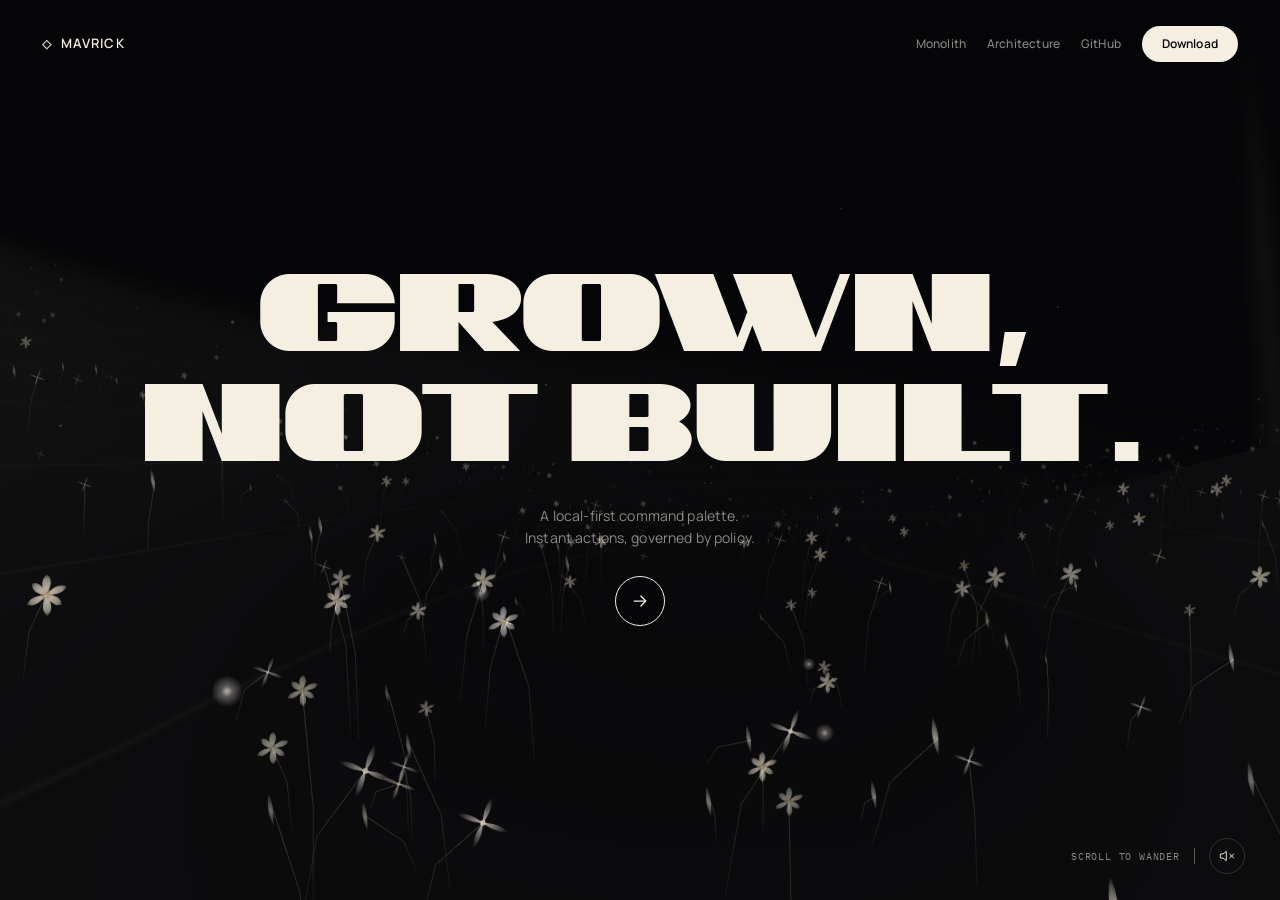
<file: website/index.html>
<!DOCTYPE html>
<html lang="en">
<head>
  <meta charset="UTF-8">
  <meta name="viewport" content="width=device-width, initial-scale=1.0, viewport-fit=cover">
  <meta name="theme-color" content="#050507">
  <title>MAVRICK — Grown, not built.</title>
  <meta name="description" content="MAVRICK v2.0.0 — Policy-governed desktop command palette and local-first AI runtime for Linux, Windows, and macOS.">
  <link rel="icon" href="assets/mavrick-mark.svg" type="image/svg+xml">
  <link rel="preload" href="fonts/OTFGlusp-Bold.ttf" as="font" type="font/ttf" crossorigin>
  <link rel="preload" href="fonts/Manrope-Variable.woff2" as="font" type="font/woff2" crossorigin>
  <link rel="stylesheet" href="styles.css">
  <script type="importmap">
  {
    "imports": {
      "three": "./vendor/three/three.module.min.js",
      "three/addons/environments/RoomEnvironment.js": "./vendor/three/RoomEnvironment.js"
    }
  }
  </script>
</head>
<body id="top" data-act="1">
  <!-- Minimal Loader (pure black screen + pulsing 9u cream dot) -->
  <div id="loader" class="loader" aria-hidden="true">
    <span class="loader-dot"></span>
  </div>

  <!-- Single Persistent WebGL Canvas -->
  <canvas id="stage-canvas" aria-hidden="true"></canvas>
  <div id="precision-cursor" aria-hidden="true"></div>

  <!-- =====================================================================
       ACT I OVERLAY — Night Botanical Valley ("Grown, not built.")
       ===================================================================== -->
  <section id="act1-overlay" class="act-overlay act1-overlay is-active" inert aria-label="Act I: Night Botanical Valley">
    <header class="act1-header">
      <a href="#top" id="act1-brand" class="brand-wordmark">
        <span class="brand-diamond" aria-hidden="true">&#9671;</span>
        <span>Mavrick</span>
      </a>

      <nav class="act1-nav" aria-label="Primary navigation">
        <button type="button" class="nav-text-btn" data-go-act="2">Monolith</button>
        <button type="button" class="nav-text-btn" data-go-act="3">Architecture</button>
        <a href="https://github.com/dhyairya1710/mavrick" class="nav-text-link" target="_blank" rel="noopener noreferrer">GitHub</a>
        <button type="button" id="open-download-btn" class="cream-pill-btn">Download</button>
      </nav>
    </header>

    <div class="act1-hero">
      <h1 class="act1-title">
        <span class="type-mask"><span class="type-rise">Grown,</span></span>
        <span class="type-mask"><em class="type-rise display-phrase">not built.</em></span>
      </h1>
      <p class="act1-caption">
        A local-first command palette.<br>
        Instant actions, governed by policy.
      </p>
      <button
        type="button"
        id="enter-monolith"
        class="enter-circle-btn"
        aria-label="Enter Smoked-Glass Command Monolith"
      >
        <svg class="enter-arrow-svg" viewBox="0 0 24 24" width="20" height="20" fill="none" aria-hidden="true">
          <path d="M5 12H19M19 12L13 6M19 12L13 18" stroke="currentColor" stroke-width="1.5" stroke-linecap="round" stroke-linejoin="round"/>
        </svg>
      </button>
    </div>

    <div class="act1-corner-controls">
      <span class="scroll-hint">Scroll to wander</span>
      <span class="corner-divider" aria-hidden="true"></span>
      <button
        type="button"
        id="audio-toggle-btn"
        class="audio-btn"
        aria-pressed="false"
        aria-label="Toggle procedural night ambient sound"
        title="Toggle ambient night-air sound"
      >
        <svg id="audio-icon-muted" viewBox="0 0 24 24" width="16" height="16" fill="none" aria-hidden="true">
          <path d="M11 5L6 9H2V15H6L11 19V5Z" stroke="currentColor" stroke-width="1.4" stroke-linejoin="round"/>
          <path d="M22 9L16 15M16 9L22 15" stroke="currentColor" stroke-width="1.4" stroke-linecap="round"/>
        </svg>
        <svg id="audio-icon-unmuted" viewBox="0 0 24 24" width="16" height="16" fill="none" hidden aria-hidden="true">
          <path d="M11 5L6 9H2V15H6L11 19V5Z" stroke="currentColor" stroke-width="1.4" stroke-linejoin="round"/>
          <path d="M15.54 8.46C16.4774 9.39764 17.004 10.6692 17.004 11.995C17.004 13.3208 16.4774 14.5924 15.54 15.53" stroke="currentColor" stroke-width="1.4" stroke-linecap="round"/>
          <path d="M19.07 4.93C20.9447 6.80528 21.9979 9.34836 21.9979 12C21.9979 14.6516 20.9447 17.1947 19.07 19.07" stroke="currentColor" stroke-width="1.4" stroke-linecap="round"/>
        </svg>
      </button>
    </div>
  </section>

  <!-- =====================================================================
       ACT II OVERLAY — Per-Shard matrix3d Homography DOM over Smoked Glass
       ===================================================================== -->
  <section id="act2-overlay" tabindex="-1" class="act-overlay act2-overlay" aria-label="Act II: Smoked-Glass Command Monolith" aria-hidden="true">
    <!-- Nav Slab Independent Homography Plane -->
    <div id="nav-dom-overlay" class="homography-plane nav-homography">
      <div class="shard-abs-stage">
        <span class="glass-hit-label" id="nav-hit-brand">&#9671; Mavrick</span>
        <button type="button" id="nav-hit-valley" class="glass-hit-btn" data-go-act="1">Valley</button>
        <button type="button" id="nav-hit-monolith" class="glass-hit-btn is-current" data-go-act="2">Monolith</button>
        <button type="button" id="nav-hit-arch" class="glass-hit-btn" data-go-act="3">Architecture</button>
        <a href="https://github.com/dhyairya1710/mavrick" id="nav-hit-github" class="glass-hit-btn" target="_blank" rel="noopener noreferrer">GitHub &#8599;</a>
      </div>
    </div>

    <!-- Shard 0 Independent Homography Plane: Display Headline & Subcopy -->
    <div id="shard-dom-0" class="homography-plane shard-homography">
      <div class="shard-abs-stage">
        <div id="shard-copy-0" class="glass-selectable-copy">
          <p class="glass-eyebrow">Local &middot; Policy-gated</p>
          <h2 class="glass-headline">Desktop <em class="display-phrase">command palette.</em></h2>
          <p class="glass-subcopy">Launch apps, calculate, and approve multi-step workflows.</p>
          <p class="glass-subcopy"><strong>0.039 ms</strong> multi-app lookup</p>
        </div>
      </div>
    </div>

    <!-- Shard 1 Independent Homography Plane: Interactive Command Bar, Live Result & Actions -->
    <div id="shard-dom-1" class="homography-plane shard-homography">
      <div class="shard-abs-stage">
        <form id="glass-cmd-form" class="glass-cmd-form" autocomplete="off">
          <input
            id="glass-cmd-input"
            class="glass-cmd-input"
            type="text"
            value="open files, vlc and vscode"
            placeholder="Command or expression..."
            aria-label="Mavrick glass command input"
            maxlength="256"
            spellcheck="false"
          >
          <button type="submit" id="glass-cmd-run" class="glass-hit-btn">Run</button>
        </form>

        <div id="glass-cmd-output" class="glass-selectable-copy" aria-live="polite">
          <div id="glass-out-badge">Instant &middot; 0.039 ms</div>
          <div id="glass-out-title">Launched: Files, VLC, VS Code</div>
          <div id="glass-out-detail">cosmic-files.desktop &middot; org.videolan.VLC.desktop &middot; code.desktop</div>
        </div>

        <!-- Contextual Interactive Action Buttons aligned strictly via shared coords -->
        <button type="button" id="glass-act-primary" class="glass-hit-btn" hidden>Run 2 steps</button>
        <button type="button" id="glass-act-secondary" class="glass-hit-btn" hidden>Cancel</button>
      </div>
    </div>

    <!-- Shard 2 Independent Homography Plane: Quick-Prompt Presets & Primary CTAs -->
    <div id="shard-dom-2" class="homography-plane shard-homography" role="group" aria-label="Try a command">
      <div class="shard-abs-stage">
        <button type="button" class="glass-hit-btn glass-preset-btn is-active" data-preset="open files, vlc and vscode">open files, vlc and vscode</button>
        <button type="button" class="glass-hit-btn glass-preset-btn" data-preset="245 * 18.5">245 * 18.5</button>
        <button type="button" class="glass-hit-btn glass-preset-btn" data-preset="organize downloads">organize downloads</button>
        <button type="button" class="glass-hit-btn glass-preset-btn" data-preset="purge apt cache">purge apt cache</button>
        <button type="button" id="glass-get-mavrick" class="glass-hit-btn glass-pill-hit">Get Mavrick</button>
        <button type="button" id="glass-read-arch" class="glass-hit-btn">Read architecture &rarr;</button>
      </div>
    </div>

    <!-- Shard 3 Independent Homography Plane: Platforms -->
    <div id="shard-dom-3" class="homography-plane shard-homography">
      <div class="shard-abs-stage">
        <div id="shard-copy-3" class="glass-selectable-copy">
          <h3>Platforms</h3>
          <p>Local CLI and daemon on Linux, Windows, and macOS.</p>
          <p>Default daemon transport is Unix socket on Linux and macOS, and TCP token on Windows.</p>
        </div>
      </div>
    </div>

    <!-- Shard 4 Independent Homography Plane: Core Runtime -->
    <div id="shard-dom-4" class="homography-plane shard-homography">
      <div class="shard-abs-stage">
        <div id="shard-copy-4" class="glass-selectable-copy">
          <h3>Core runtime</h3>
          <p>25 typed tools and 0 pip dependencies.</p>
        </div>
      </div>
    </div>
  </section>

  <!-- =====================================================================
       ACT III OVERLAY — The Shatter Reveal & Deep Technical Architecture
       ===================================================================== -->
  <section id="act3-overlay" class="act-overlay act3-overlay" aria-label="Act III: Architecture in Five Terms" aria-hidden="true">
    <!-- Accessible hit target synchronized to 3D Smoked-Glass Back Sliver -->
    <button type="button" id="act3-back-btn" class="back-sliver-btn" aria-label="Return to Smoked-Glass Monolith">
      <span>&larr; Back</span>
    </button>

    <article class="act3-content architecture-folio">
      <header class="architecture-header">
        <div class="folio-masthead">
          <p class="act3-eyebrow">Mavrick <span aria-hidden="true">/</span> Architecture</p>
          <nav class="folio-index" aria-label="Architecture sections">
            <a href="#architecture-guarantees">Guarantees</a>
            <a href="#architecture-pipeline">Pipeline</a>
            <a href="#architecture-platforms">Platforms</a>
          </nav>
        </div>
        <h2 class="act3-title">
          <span class="type-mask"><span class="type-rise">Mavrick,</span></span>
          <span class="type-mask"><em class="type-rise">in five guarantees.</em></span>
        </h2>
      </header>

      <ol class="pillars-list" id="architecture-guarantees" aria-label="Five guarantees">
        <li class="pillar-item">
          <span class="pillar-num">01</span>
          <div class="pillar-body">
            <h3>Instant Router</h3>
            <p>Deterministic local launch, AST math, and saved <code class="inline-code">/workflows</code> resolve in under <code class="inline-code">0.1 ms</code> (<code class="inline-code">0.039 ms</code> multi-app lookup) with zero LLM latency.</p>
          </div>
        </li>
        <li class="pillar-item">
          <span class="pillar-num">02</span>
          <div class="pillar-body">
            <h3>Mechanical Policy</h3>
            <p>Every action and multi-step plan passes strict schema allowlists (<code class="inline-code">25</code> typed tools) and 4-tier risk scoring. Destructive actions lock initial focus on Cancel.</p>
          </div>
        </li>
        <li class="pillar-item">
          <span class="pillar-num">03</span>
          <div class="pillar-body">
            <h3>Inode-Pinned Batch Undo</h3>
            <p>File moves walk <code class="inline-code">O_NOFOLLOW</code> parents, commit to an <code class="inline-code">fsync</code>-backed journal, and roll back batches in reverse order via atomic no-replace rename, preserving conflicts.</p>
          </div>
        </li>
        <li class="pillar-item">
          <span class="pillar-num">04</span>
          <div class="pillar-body">
            <h3>Multi-Provider Freedom</h3>
            <p>Zero lock-in: switch between local Ollama, Groq, Cerebras, OpenRouter, custom OpenAI-compatible endpoints, or <code class="inline-code">agy</code>, with host-scoped keys and secret redaction.</p>
          </div>
        </li>
        <li class="pillar-item">
          <span class="pillar-num">05</span>
          <div class="pillar-body">
            <h3>Dual-Era MCP &amp; Cross-Platform Core</h3>
            <p>Consent-gated <code class="inline-code">2026-07-28</code> discovery and legacy stdio MCP run on Linux, Windows, and macOS with zero third-party Python dependencies.</p>
          </div>
        </li>
      </ol>

      <!-- Interactive 5-Stage Mechanical Safety Pipeline -->
      <section class="act3-subblock" id="architecture-pipeline" aria-labelledby="architecture-pipeline-title">
        <div class="act3-subhead">
          <h3 id="architecture-pipeline-title">Mechanical safety pipeline</h3>
        </div>

        <div class="pipeline-tabs" role="tablist" aria-label="Security pipeline stages">
          <button type="button" class="pipe-tab is-active" data-stage="input" role="tab" aria-selected="true">01 &middot; Input</button>
          <button type="button" class="pipe-tab" data-stage="schema" role="tab" aria-selected="false">02 &middot; Schema</button>
          <button type="button" class="pipe-tab" data-stage="policy" role="tab" aria-selected="false">03 &middot; Policy</button>
          <button type="button" class="pipe-tab" data-stage="exec" role="tab" aria-selected="false">04 &middot; Inode &amp; HMAC</button>
          <button type="button" class="pipe-tab" data-stage="undo" role="tab" aria-selected="false">05 &middot; Fsync Undo</button>
        </div>

        <div id="pipeline-spec-card" class="pipeline-spec-card" aria-live="polite"></div>
      </section>

      <!-- Dispatch Latency & Platform Matrix -->
      <section class="act3-subblock" id="architecture-platforms" aria-labelledby="architecture-platforms-title">
        <div class="act3-subhead">
          <h3 id="architecture-platforms-title">Latency and platforms</h3>
          <span class="act3-submeta">PYTHON 3.10+ STDLIB</span>
        </div>

        <div class="latency-bars">
          <div class="lat-row">
            <div class="lat-head"><span>Local Router (<code class="inline-code">router.py</code>)</span><span class="lat-val tone-sage">0.039 ms &middot; 0 LLM Calls</span></div>
            <div class="lat-track"><div class="lat-fill tone-sage" style="width: 4%;"></div></div>
          </div>
          <div class="lat-row">
            <div class="lat-head"><span>Groq / Cerebras Presets</span><span class="lat-val">~180&ndash;420 ms &middot; Host-Scoped HTTPS</span></div>
            <div class="lat-track"><div class="lat-fill" style="width: 42%;"></div></div>
          </div>
          <div class="lat-row">
            <div class="lat-head"><span>Ollama Loopback (<code class="inline-code">127.0.0.1:11434</code>)</span><span class="lat-val tone-sage">~350&ndash;900 ms &middot; Zero Cloud Egress</span></div>
            <div class="lat-track"><div class="lat-fill tone-sage" style="width: 62%;"></div></div>
          </div>
          <div class="lat-row">
            <div class="lat-head"><span>Warm <code class="inline-code">agy</code> Daemon (<code class="inline-code">mavrickd</code>)</span><span class="lat-val tone-amber">20&ndash;40 s &middot; Deep Turn</span></div>
            <div class="lat-track"><div class="lat-fill tone-amber" style="width: 96%;"></div></div>
          </div>
        </div>

        <div class="act3-platforms-grid">
          <div class="act3-plat-card">
            <div class="plat-head"><span class="plat-name">Linux</span><span class="plat-badge tone-sage">Primary</span></div>
            <p>Pop!_OS / COSMIC GTK 3 HUD (<kbd>Super+M</kbd>), <code class="inline-code">mavrick_2.0.0_all.deb</code>, <code class="inline-code">renameat2</code>, <code class="inline-code">apt</code> &amp; <code class="inline-code">flatpak</code>.</p>
          </div>
          <div class="act3-plat-card">
            <div class="plat-head"><span class="plat-name">macOS</span><span class="plat-badge tone-amber">Needs Verify</span></div>
            <p>Headless CLI &amp; <code class="inline-code">mavrickd</code>, <code class="inline-code">.app</code> bundle discovery, <code class="inline-code">brew</code>, <code class="inline-code">renameatx_np</code> atomic moves.</p>
          </div>
          <div class="act3-plat-card">
            <div class="plat-head"><span class="plat-name">Windows</span><span class="plat-badge tone-amber">Needs Verify</span></div>
            <p>Headless CLI, <code class="inline-code">127.0.0.1</code> <code class="inline-code">tcp-token</code> (256-bit HMAC), SDDL DACL, <code class="inline-code">winget</code> / <code class="inline-code">scoop</code>.</p>
          </div>
        </div>
      </section>

      <footer class="act3-footer-actions">
        <button type="button" id="act3-download-btn" class="cream-pill-btn">Download Mavrick</button>
        <a href="https://github.com/dhyairya1710/mavrick" class="nav-text-link" target="_blank" rel="noopener noreferrer">Source on GitHub &#8599;</a>
      </footer>
    </article>
  </section>

  <!-- =====================================================================
       Static Accessible Fallback (No-WebGL or Reduced Motion)
       ===================================================================== -->
  <main id="static-fallback" class="static-fallback" hidden>
    <div class="static-shell">
      <header class="static-header">
        <span class="brand-wordmark"><span class="brand-diamond">&#9671;</span> Mavrick <span class="brand-ver">v2.0</span></span>
        <div class="static-links">
          <a href="https://github.com/dhyairya1710/mavrick" class="nav-text-link" target="_blank" rel="noopener noreferrer">GitHub &#8599;</a>
          <button type="button" class="cream-pill-btn" data-open-download>Download</button>
        </div>
      </header>

      <section class="static-hero">
        <h1 class="act1-title">
        <span class="type-mask"><span class="type-rise">Grown,</span></span>
        <span class="type-mask"><em class="type-rise display-phrase">not built.</em></span>
      </h1>
        <p class="act1-caption">A local-first command palette. Instant actions, governed by policy.</p>
      </section>

      <section class="static-hud-card" aria-label="Mavrick command simulator">
        <div class="act3-eyebrow">INTERACTIVE COMMAND SIMULATOR</div>
        <form id="static-cmd-form" class="static-command" autocomplete="off">
          <label for="static-cmd-input" class="visually-hidden">Command or expression</label>
          <input id="static-cmd-input" type="text" maxlength="256" spellcheck="false">
          <button type="submit" class="cream-pill-btn">Run</button>
        </form>
        <div class="static-presets">
          <button type="button" class="pipe-tab is-active" data-preset="open files, vlc and vscode">open files, vlc and vscode</button>
          <button type="button" class="pipe-tab" data-preset="245 * 18.5">245 * 18.5</button>
          <button type="button" class="pipe-tab" data-preset="organize downloads">organize downloads</button>
          <button type="button" class="pipe-tab" data-preset="purge apt cache">purge apt cache</button>
        </div>
        <div class="static-hud-result" aria-live="polite">
          <strong id="static-out-badge"></strong>
          <div id="static-out-title"></div>
          <div id="static-out-detail"></div>
        </div>
        <div class="static-actions">
          <button type="button" class="cream-pill-btn" id="static-act-primary" hidden></button>
          <button type="button" class="nav-text-btn" id="static-act-secondary" hidden></button>
        </div>
      </section>

      <section class="static-pillars architecture-folio">
        <header class="architecture-header">
          <div class="folio-masthead">
            <p class="act3-eyebrow">Mavrick <span aria-hidden="true">/</span> Architecture</p>
          </div>
          <h2 class="act3-title">
            <span class="type-mask"><span class="type-rise">Mavrick,</span></span>
            <span class="type-mask"><em class="type-rise">in five guarantees.</em></span>
          </h2>
        </header>
        <ol class="pillars-list">
          <li class="pillar-item"><span class="pillar-num">01</span><div class="pillar-body"><h3>Instant Router</h3><p>Deterministic local launch, AST math, and saved /workflows resolve in under 0.1 ms with zero LLM latency.</p></div></li>
          <li class="pillar-item"><span class="pillar-num">02</span><div class="pillar-body"><h3>Mechanical Policy</h3><p>Every action passes strict schema allowlists and risk scoring before execution. Destructive actions lock initial focus on Cancel.</p></div></li>
          <li class="pillar-item"><span class="pillar-num">03</span><div class="pillar-body"><h3>Inode-Pinned Batch Undo</h3><p>File moves pin source inodes, commit to an fsync-backed journal, and roll back batches in reverse order while preserving conflicts.</p></div></li>
          <li class="pillar-item"><span class="pillar-num">04</span><div class="pillar-body"><h3>Multi-Provider Freedom</h3><p>Switch between Ollama, Groq, Cerebras, OpenRouter, OpenAI-compatible endpoints, or agy with host-scoped keys.</p></div></li>
          <li class="pillar-item"><span class="pillar-num">05</span><div class="pillar-body"><h3>Dual-Era MCP &amp; Cross-Platform Core</h3><p>Consent-gated 2026-07-28 discovery and legacy stdio MCP across Linux, Windows, and macOS with zero third-party Python dependencies.</p></div></li>
        </ol>
      </section>
    </div>
  </main>

  <!-- =====================================================================
       Minimal Download Modal
       ===================================================================== -->
  <div id="download-modal" class="modal-backdrop" role="dialog" aria-modal="true" aria-labelledby="modal-title" hidden>
    <div class="modal-panel">
      <div class="modal-head">
        <div>
          <span class="act3-eyebrow">RELEASE v2.0.0 &middot; PYTHON 3.10+ STDLIB</span>
          <h2 id="modal-title" class="modal-title">Get Mavrick</h2>
        </div>
        <button type="button" id="modal-close-btn" class="modal-close-btn" aria-label="Close download modal">&times;</button>
      </div>

      <div class="modal-body">
        <div class="modal-install-options">
          <section class="modal-card" aria-labelledby="modal-debian">
            <div>
              <p class="modal-card-tag">Linux desktop</p>
              <h3 id="modal-debian">Debian package</h3>
              <p>Installs the GTK 3 launcher and the <code>mavrickd</code> user service. Run from the directory containing the package.</p>
            </div>
            <div class="modal-cmd-row">
              <code>sudo apt install ./mavrick_2.0.0_all.deb</code>
              <button type="button" class="modal-copy-btn" data-copy="sudo apt install ./mavrick_2.0.0_all.deb" aria-label="Copy Debian installation command">Copy</button>
            </div>
          </section>

          <section class="modal-card" aria-labelledby="modal-wheel">
            <div>
              <p class="modal-card-tag">Linux / macOS / Windows</p>
              <h3 id="modal-wheel">Python wheel</h3>
              <p>Run from the directory containing the built wheel. The CLI uses Python 3.10+ and has zero pip dependencies.</p>
            </div>
            <div class="modal-cmd-row">
              <code>python -m pip install ./mavrick-2.0.0-py3-none-any.whl</code>
              <button type="button" class="modal-copy-btn" data-copy="python -m pip install ./mavrick-2.0.0-py3-none-any.whl" aria-label="Copy Python wheel installation command">Copy</button>
            </div>
          </section>

          <section class="modal-card" aria-labelledby="modal-setup">
            <div>
              <p class="modal-card-tag">After installation</p>
              <h3 id="modal-setup">Setup</h3>
              <p>Choose a provider and configure local preferences.</p>
            </div>
            <div class="modal-cmd-row">
              <code>mavrick --setup</code>
              <button type="button" class="modal-copy-btn" data-copy="mavrick --setup" aria-label="Copy setup command">Copy</button>
            </div>
          </section>
        </div>

        <div class="modal-footer">
          <a href="https://github.com/dhyairya1710/mavrick" class="cream-pill-btn" target="_blank" rel="noopener noreferrer">Open GitHub repository &#8599;</a>
          <button type="button" class="modal-copy-btn" data-copy="https://github.com/dhyairya1710/mavrick" aria-label="Copy GitHub repository URL">Copy URL</button>
          <a href="https://github.com/dhyairya1710/mavrick/blob/main/README.md" class="nav-text-link" target="_blank" rel="noopener noreferrer">Read README</a>
        </div>
      </div>
    </div>
  </div>

  <script type="module" src="app.js"></script>
</body>
</html>
</file>
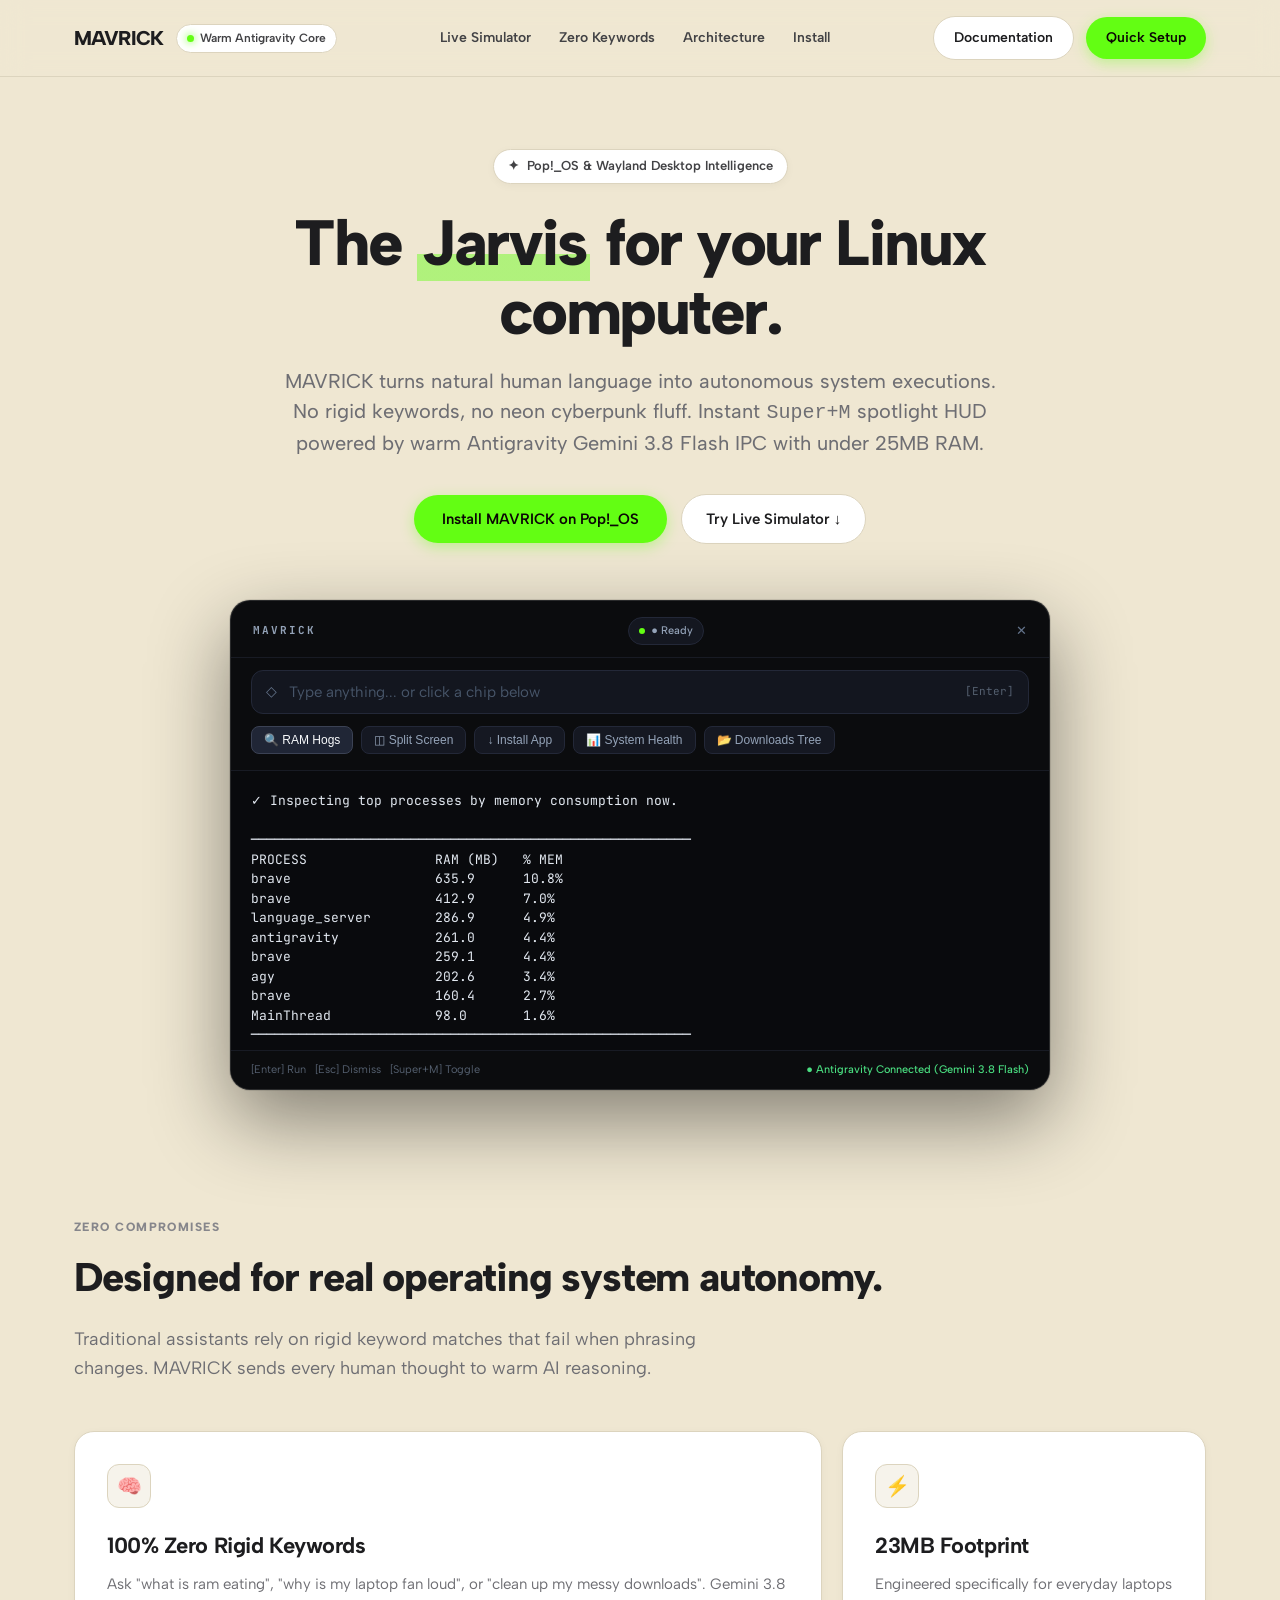
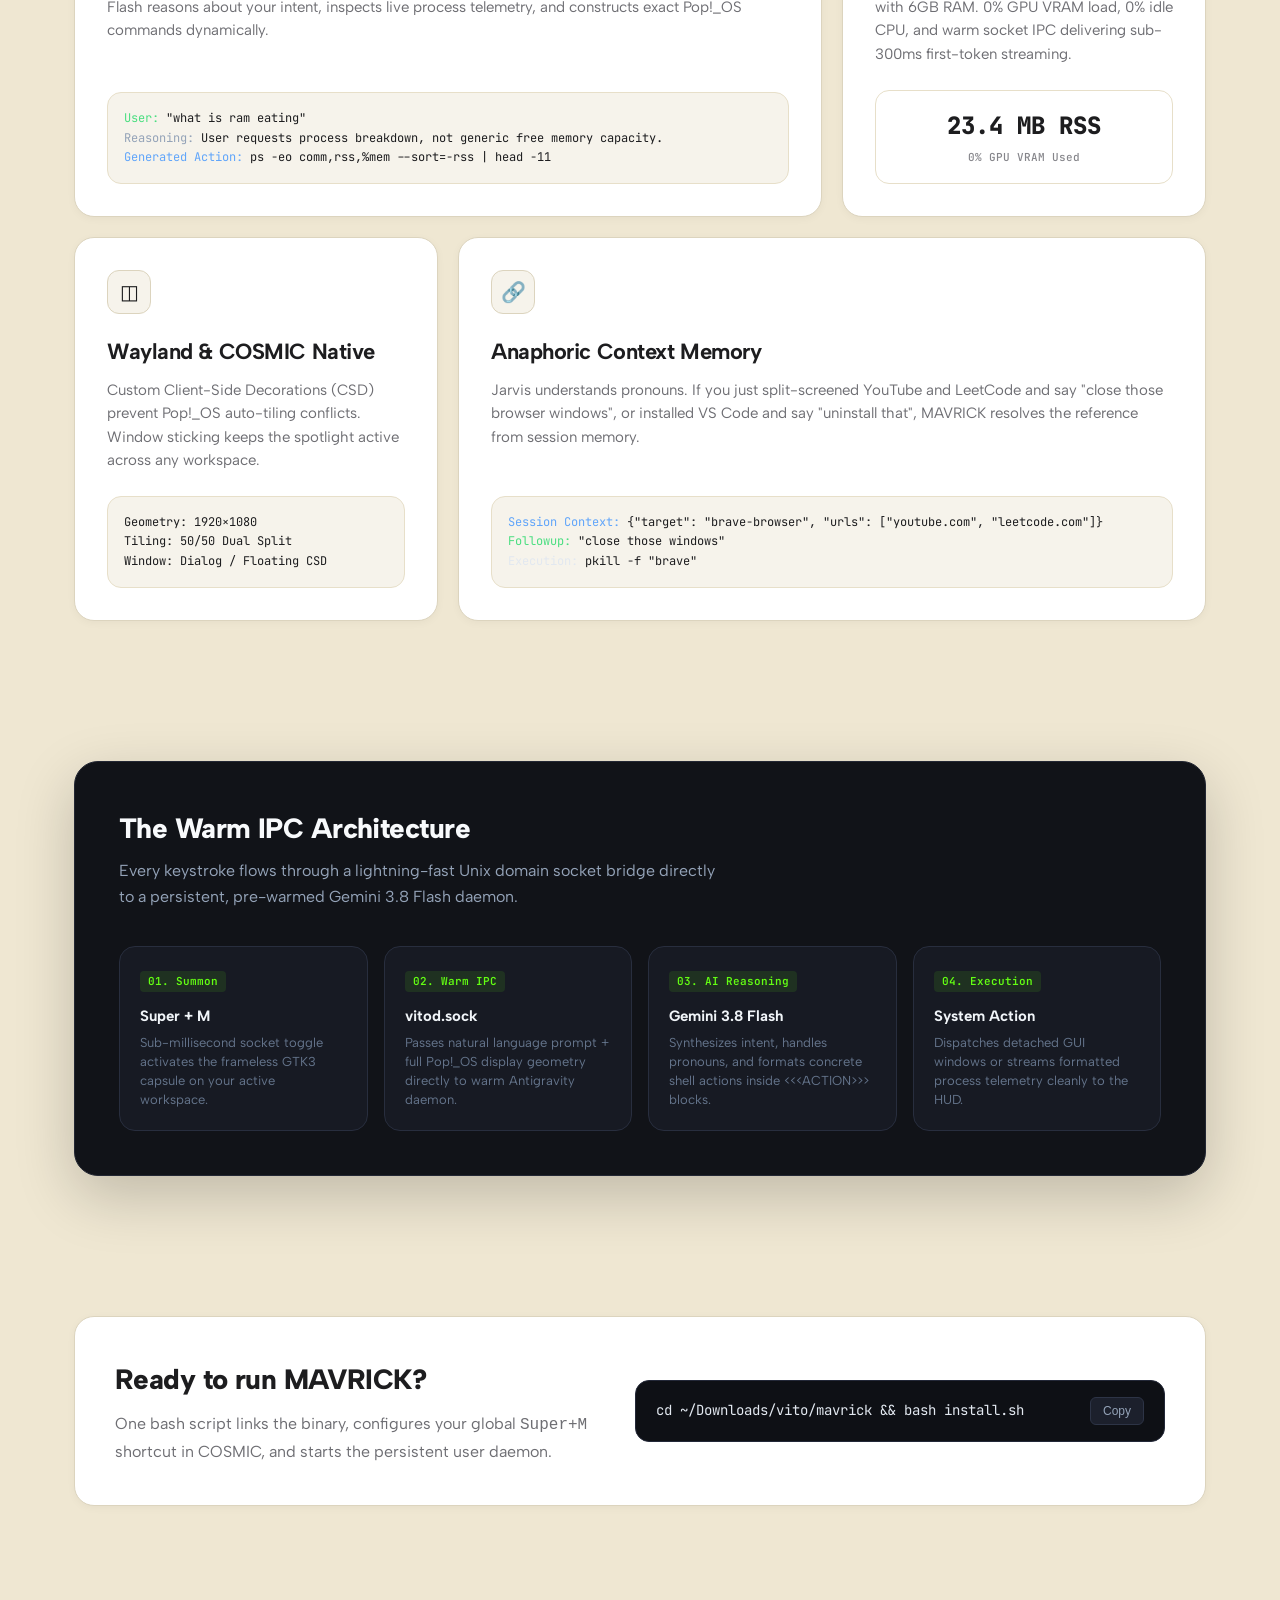
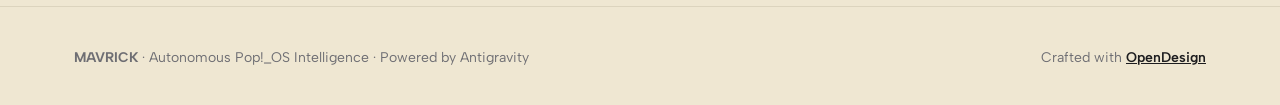
<file: Open Design/mavrick-showcase/mavrick-showcase.html>
<!DOCTYPE html>
<html lang="en">
<head>
  <meta charset="UTF-8">
  <meta name="viewport" content="width=device-width, initial-scale=1.0">
  <title>MAVRICK — Autonomous Jarvis Desktop AI for Pop!_OS</title>
  <link rel="preconnect" href="https://fonts.googleapis.com">
  <link rel="preconnect" href="https://fonts.gstatic.com" crossorigin>
  <link href="https://fonts.googleapis.com/css2?family=Albert+Sans:ital,wght@0,300..900;1,300..900&family=JetBrains+Mono:wght@400;500;600&display=swap" rel="stylesheet">
  <style>
    :root {
      --bg: #efe7d2;
      --surface: #ffffff;
      --surface-warm: #f6f3eb;
      --surface-dark: #12141a;
      --border: #dcd4be;
      --border-soft: #e7dfc9;
      --border-dark: #232733;
      --fg: #1d1d1f;
      --fg-2: #424245;
      --muted: #6e6e73;
      --meta: #86868b;
      --accent: #63fe13;
      --accent-on: #0b0605;
      --accent-hover: #7bff2b;
      --font-display: "Albert Sans", -apple-system, BlinkMacSystemFont, "Segoe UI", Roboto, sans-serif;
      --font-body: "Albert Sans", -apple-system, BlinkMacSystemFont, "Segoe UI", Roboto, sans-serif;
      --font-mono: "JetBrains Mono", ui-monospace, Menlo, Consolas, monospace;
      --radius-sm: 8px;
      --radius-md: 14px;
      --radius-lg: 20px;
      --radius-pill: 9999px;
      --container-max: 1180px;
      --shadow-sm: 0 2px 8px rgba(0, 0, 0, 0.04);
      --shadow-md: 0 12px 32px rgba(0, 0, 0, 0.07);
      --shadow-hud: 0 24px 60px rgba(0, 0, 0, 0.35);
    }

    * {
      box-sizing: border-box;
      margin: 0;
      padding: 0;
    }

    body {
      background-color: var(--bg);
      color: var(--fg);
      font-family: var(--font-body);
      font-size: 16px;
      line-height: 1.6;
      -webkit-font-smoothing: antialiased;
      overflow-x: hidden;
    }

    a {
      color: inherit;
      text-decoration: none;
    }

    .container {
      width: 100%;
      max-width: var(--container-max);
      margin: 0 auto;
      padding: 0 24px;
    }

    /* -------------------------------------------------------------------------- */
    /* Header / Navigation                                                        */
    /* -------------------------------------------------------------------------- */
    .site-nav {
      position: sticky;
      top: 0;
      z-index: 100;
      background-color: rgba(239, 231, 210, 0.88);
      backdrop-filter: blur(14px);
      -webkit-backdrop-filter: blur(14px);
      border-bottom: 1px solid var(--border);
      padding: 16px 0;
      transition: all 0.2s ease;
    }

    .nav-inner {
      display: flex;
      align-items: center;
      justify-content: space-between;
    }

    .brand-wrap {
      display: flex;
      align-items: center;
      gap: 12px;
    }

    .brand-logo {
      font-family: var(--font-display);
      font-size: 20px;
      font-weight: 800;
      letter-spacing: -0.03em;
      display: flex;
      align-items: center;
      gap: 8px;
    }

    .brand-badge {
      display: inline-flex;
      align-items: center;
      gap: 6px;
      background: #ffffff;
      border: 1px solid var(--border);
      padding: 4px 10px;
      border-radius: var(--radius-pill);
      font-size: 12px;
      font-weight: 600;
      color: var(--fg-2);
    }

    .brand-badge .dot {
      width: 7px;
      height: 7px;
      border-radius: 50%;
      background-color: var(--accent);
      box-shadow: 0 0 8px var(--accent);
    }

    .nav-links {
      display: flex;
      align-items: center;
      gap: 28px;
      font-size: 14px;
      font-weight: 600;
      color: var(--fg-2);
    }

    .nav-links a:hover {
      color: var(--fg);
    }

    .nav-actions {
      display: flex;
      align-items: center;
      gap: 12px;
    }

    .btn {
      display: inline-flex;
      align-items: center;
      justify-content: center;
      gap: 8px;
      font-family: var(--font-display);
      font-size: 14px;
      font-weight: 600;
      padding: 10px 20px;
      border-radius: var(--radius-pill);
      cursor: pointer;
      transition: all 0.18s ease;
      border: none;
    }

    .btn-primary {
      background-color: var(--accent);
      color: var(--accent-on);
      box-shadow: 0 4px 14px rgba(99, 254, 19, 0.35);
    }

    .btn-primary:hover {
      background-color: var(--accent-hover);
      transform: translateY(-1px);
    }

    .btn-secondary {
      background-color: var(--surface);
      color: var(--fg);
      border: 1px solid var(--border);
    }

    .btn-secondary:hover {
      background-color: var(--surface-warm);
      border-color: #cbbf9f;
    }

    /* -------------------------------------------------------------------------- */
    /* Hero Section                                                               */
    /* -------------------------------------------------------------------------- */
    .hero-section {
      padding: 72px 0 48px;
      text-align: center;
    }

    .hero-pill {
      display: inline-flex;
      align-items: center;
      gap: 8px;
      background: var(--surface);
      border: 1px solid var(--border);
      padding: 6px 14px;
      border-radius: var(--radius-pill);
      font-size: 13px;
      font-weight: 600;
      color: var(--fg-2);
      margin-bottom: 24px;
      box-shadow: var(--shadow-sm);
    }

    .hero-title {
      font-family: var(--font-display);
      font-size: 64px;
      font-weight: 800;
      line-height: 1.08;
      letter-spacing: -0.04em;
      color: var(--fg);
      margin-bottom: 20px;
      max-width: 900px;
      margin-left: auto;
      margin-right: auto;
    }

    .hero-title span.lime-highlight {
      background: linear-gradient(180deg, transparent 65%, rgba(99, 254, 19, 0.45) 65%);
      padding: 0 4px;
    }

    .hero-desc {
      font-size: 20px;
      line-height: 1.5;
      color: var(--muted);
      max-width: 720px;
      margin: 0 auto 36px;
      font-weight: 450;
    }

    .hero-cta {
      display: flex;
      align-items: center;
      justify-content: center;
      gap: 14px;
      margin-bottom: 56px;
    }

    /* -------------------------------------------------------------------------- */
    /* Interactive Spotlight HUD Simulator                                        */
    /* -------------------------------------------------------------------------- */
    .simulator-wrapper {
      max-width: 820px;
      margin: 0 auto;
      position: relative;
    }

    .simulator-window {
      background: #0B0C0E;
      border: 1px solid rgba(255, 255, 255, 0.12);
      border-radius: 20px;
      box-shadow: 0 30px 80px rgba(0, 0, 0, 0.45), 0 0 0 1px rgba(0,0,0,0.1);
      overflow: hidden;
      text-align: left;
      transition: all 0.3s cubic-bezier(0.16, 1, 0.3, 1);
    }

    .sim-header {
      display: flex;
      align-items: center;
      justify-content: space-between;
      padding: 16px 22px 12px;
      border-bottom: 1px solid #181B24;
    }

    .sim-brand {
      color: #94A3B8;
      font-family: var(--font-mono);
      font-size: 11px;
      font-weight: 700;
      letter-spacing: 2px;
    }

    .sim-status {
      display: flex;
      align-items: center;
      gap: 6px;
      background: #141720;
      border: 1px solid #232838;
      padding: 4px 10px;
      border-radius: var(--radius-pill);
      font-size: 11px;
      font-weight: 500;
      color: #94A3B8;
    }

    .sim-status .sim-dot {
      width: 6px;
      height: 6px;
      border-radius: 50%;
      background-color: var(--accent);
    }

    .sim-input-row {
      display: flex;
      align-items: center;
      gap: 12px;
      margin: 12px 20px;
      background: #13161F;
      border: 1px solid #232838;
      border-radius: 12px;
      padding: 10px 14px;
    }

    .sim-glyph {
      color: #64748B;
      font-size: 14px;
    }

    .sim-input {
      flex: 1;
      background: transparent;
      border: none;
      color: #F8FAFC;
      font-family: var(--font-body);
      font-size: 15px;
      outline: none;
    }

    .sim-input::placeholder {
      color: #475569;
    }

    .sim-chips {
      display: flex;
      gap: 8px;
      padding: 0 20px 16px;
      flex-wrap: wrap;
    }

    .sim-chip {
      background: #151822;
      border: 1px solid #232838;
      color: #94A3B8;
      font-size: 12px;
      font-weight: 500;
      padding: 6px 12px;
      border-radius: 8px;
      cursor: pointer;
      transition: all 0.15s ease;
    }

    .sim-chip:hover, .sim-chip.active {
      background: #202636;
      border-color: #3B4254;
      color: #F8FAFC;
    }

    .sim-output-pane {
      background: #090A0D;
      border-top: 1px solid #181B24;
      padding: 20px;
      font-family: var(--font-mono);
      font-size: 13px;
      color: #E2E8F0;
      min-height: 180px;
      max-height: 280px;
      overflow-y: auto;
      white-space: pre-wrap;
      line-height: 1.5;
    }

    .sim-footer {
      display: flex;
      align-items: center;
      justify-content: space-between;
      padding: 10px 20px;
      background: #0B0C0E;
      border-top: 1px solid #181B24;
      font-size: 11px;
      color: #556070;
    }

    .sim-footer .engine-tag {
      color: #4ADE80;
      font-weight: 500;
    }

    /* -------------------------------------------------------------------------- */
    /* Bento Grid Section                                                         */
    /* -------------------------------------------------------------------------- */
    .bento-section {
      padding: 80px 0;
    }

    .section-eyebrow {
      text-transform: uppercase;
      font-size: 12px;
      font-weight: 800;
      letter-spacing: 0.12em;
      color: var(--meta);
      margin-bottom: 8px;
    }

    .section-title {
      font-family: var(--font-display);
      font-size: 40px;
      font-weight: 800;
      letter-spacing: -0.03em;
      margin-bottom: 16px;
    }

    .section-desc {
      color: var(--muted);
      font-size: 18px;
      max-width: 640px;
      margin-bottom: 48px;
    }

    .bento-grid {
      display: grid;
      grid-template-columns: repeat(12, 1fr);
      gap: 20px;
    }

    .bento-card {
      background: var(--surface);
      border: 1px solid var(--border);
      border-radius: var(--radius-lg);
      padding: 32px;
      box-shadow: var(--shadow-sm);
      display: flex;
      flex-direction: column;
      justify-content: space-between;
      transition: all 0.2s ease;
    }

    .bento-card:hover {
      box-shadow: var(--shadow-md);
      transform: translateY(-2px);
    }

    .bento-col-8 {
      grid-column: span 8;
    }

    .bento-col-4 {
      grid-column: span 4;
    }

    .bento-col-6 {
      grid-column: span 6;
    }

    .bento-col-12 {
      grid-column: span 12;
    }

    .card-icon {
      width: 44px;
      height: 44px;
      border-radius: 12px;
      background: var(--surface-warm);
      border: 1px solid var(--border);
      display: flex;
      align-items: center;
      justify-content: center;
      font-size: 20px;
      margin-bottom: 20px;
    }

    .card-title {
      font-size: 22px;
      font-weight: 700;
      letter-spacing: -0.02em;
      margin-bottom: 10px;
    }

    .card-p {
      color: var(--muted);
      font-size: 15px;
      line-height: 1.55;
    }

    .bento-visual {
      margin-top: 24px;
      background: var(--surface-warm);
      border: 1px solid var(--border-soft);
      border-radius: var(--radius-md);
      padding: 16px;
      font-family: var(--font-mono);
      font-size: 12px;
      overflow-x: auto;
    }

    /* -------------------------------------------------------------------------- */
    /* Architecture Diagram Section                                               */
    /* -------------------------------------------------------------------------- */
    .arch-section {
      padding: 60px 0 80px;
    }

    .arch-card {
      background: #111318;
      border: 1px solid var(--border-dark);
      border-radius: 24px;
      padding: 44px;
      color: #F8FAFC;
      box-shadow: 0 20px 60px rgba(0, 0, 0, 0.2);
    }

    .arch-card h3 {
      font-size: 28px;
      font-weight: 800;
      letter-spacing: -0.02em;
      margin-bottom: 8px;
    }

    .arch-card p {
      color: #94A3B8;
      font-size: 16px;
      max-width: 600px;
      margin-bottom: 36px;
    }

    .flow-steps {
      display: grid;
      grid-template-columns: repeat(4, 1fr);
      gap: 16px;
      position: relative;
    }

    .flow-step {
      background: #171A23;
      border: 1px solid #282E3E;
      border-radius: 16px;
      padding: 20px;
    }

    .flow-step .num {
      display: inline-block;
      font-size: 11px;
      font-family: var(--font-mono);
      color: var(--accent);
      background: rgba(99, 254, 19, 0.1);
      padding: 2px 8px;
      border-radius: 4px;
      margin-bottom: 12px;
      font-weight: 600;
    }

    .flow-step h4 {
      font-size: 15px;
      font-weight: 700;
      margin-bottom: 6px;
      color: #F1F5F9;
    }

    .flow-step p {
      font-size: 13px;
      color: #64748B;
      line-height: 1.45;
      margin-bottom: 0;
    }

    /* -------------------------------------------------------------------------- */
    /* Installation & Terminal Section                                            */
    /* -------------------------------------------------------------------------- */
    .install-section {
      padding: 60px 0 100px;
    }

    .install-box {
      background: var(--surface);
      border: 1px solid var(--border);
      border-radius: var(--radius-lg);
      padding: 40px;
      display: flex;
      align-items: center;
      justify-content: space-between;
      gap: 40px;
      box-shadow: var(--shadow-sm);
    }

    .install-info h3 {
      font-size: 28px;
      font-weight: 800;
      letter-spacing: -0.02em;
      margin-bottom: 10px;
    }

    .install-info p {
      color: var(--muted);
      font-size: 16px;
      max-width: 480px;
    }

    .code-terminal {
      flex: 1;
      background: #0E1015;
      border: 1px solid #232838;
      border-radius: 14px;
      padding: 16px 20px;
      display: flex;
      align-items: center;
      justify-content: space-between;
      font-family: var(--font-mono);
      font-size: 14px;
      color: #E2E8F0;
    }

    .copy-btn {
      background: #1C202C;
      color: #94A3B8;
      border: 1px solid #2D3446;
      padding: 6px 12px;
      border-radius: 6px;
      font-size: 12px;
      cursor: pointer;
      transition: all 0.15s ease;
    }

    .copy-btn:hover {
      background: #282E40;
      color: #F8FAFC;
    }

    /* -------------------------------------------------------------------------- */
    /* Footer                                                                     */
    /* -------------------------------------------------------------------------- */
    .site-footer {
      border-top: 1px solid var(--border);
      padding: 40px 0;
      color: var(--muted);
      font-size: 14px;
    }

    .footer-inner {
      display: flex;
      align-items: center;
      justify-content: space-between;
    }

    /* Responsive */
    @media (max-width: 900px) {
      .hero-title { font-size: 44px; }
      .bento-col-8, .bento-col-4, .bento-col-6 { grid-column: span 12; }
      .flow-steps { grid-template-columns: 1fr; }
      .install-box { flex-direction: column; align-items: flex-start; }
      .code-terminal { width: 100%; }
      .nav-links { display: none; }
    }
  </style>
</head>
<body>

  <!-- 1. Header / Navigation -->
  <header class="site-nav" data-od-id="nav">
    <div class="container nav-inner">
      <div class="brand-wrap">
        <a href="#" class="brand-logo">
          MAVRICK
        </a>
        <div class="brand-badge">
          <span class="dot"></span>
          Warm Antigravity Core
        </div>
      </div>

      <nav class="nav-links">
        <a href="#simulator">Live Simulator</a>
        <a href="#features">Zero Keywords</a>
        <a href="#architecture">Architecture</a>
        <a href="#install">Install</a>
      </nav>

      <div class="nav-actions">
        <a href="#install" class="btn btn-secondary">Documentation</a>
        <a href="#install" class="btn btn-primary">Quick Setup</a>
      </div>
    </div>
  </header>

  <main id="content">
    <!-- 2. Hero Section -->
    <section class="hero-section" data-od-id="hero">
      <div class="container">
        <div class="hero-pill">
          <span>✦</span>
          <span>Pop!_OS & Wayland Desktop Intelligence</span>
        </div>

        <h1 class="hero-title">
          The <span class="lime-highlight">Jarvis</span> for your Linux computer.
        </h1>

        <p class="hero-desc">
          MAVRICK turns natural human language into autonomous system executions. No rigid keywords, no neon cyberpunk fluff. Instant <kbd>Super+M</kbd> spotlight HUD powered by warm Antigravity Gemini 3.8 Flash IPC with under 25MB RAM.
        </p>

        <div class="hero-cta">
          <a href="#install" class="btn btn-primary" style="padding: 12px 28px; font-size: 15px;">
            Install MAVRICK on Pop!_OS
          </a>
          <a href="#simulator" class="btn btn-secondary" style="padding: 12px 24px; font-size: 15px;">
            Try Live Simulator ↓
          </a>
        </div>

        <!-- 3. Interactive Spotlight HUD Simulator -->
        <div class="simulator-wrapper" id="simulator">
          <div class="simulator-window">
            <div class="sim-header">
              <span class="sim-brand">MAVRICK</span>
              <div class="sim-status">
                <span class="sim-dot"></span>
                <span id="sim-status-text">● Ready</span>
              </div>
              <span style="color:#64748B; font-size:13px;">✕</span>
            </div>

            <div class="sim-input-row">
              <span class="sim-glyph">◇</span>
              <input type="text" id="sim-entry" class="sim-input" placeholder="Type anything... or click a chip below">
              <span style="color:#556070; font-size:11px; font-family:var(--font-mono);">[Enter]</span>
            </div>

            <div class="sim-chips">
              <button class="sim-chip active" onclick="runSim('ram')">🔍 RAM Hogs</button>
              <button class="sim-chip" onclick="runSim('split')">◫ Split Screen</button>
              <button class="sim-chip" onclick="runSim('install')">↓ Install App</button>
              <button class="sim-chip" onclick="runSim('health')">📊 System Health</button>
              <button class="sim-chip" onclick="runSim('tree')">📂 Downloads Tree</button>
            </div>

            <div class="sim-output-pane" id="sim-output">✓ Inspecting top processes by memory consumption now.

───────────────────────────────────────────────────────
PROCESS                RAM (MB)   % MEM
brave                  635.9      10.8%
brave                  412.9      7.0%
language_server        286.9      4.9%
antigravity            261.0      4.4%
brave                  259.1      4.4%
agy                    202.6      3.4%
brave                  160.4      2.7%
MainThread             98.0       1.6%
───────────────────────────────────────────────────────</div>

            <div class="sim-footer">
              <span>[Enter] Run &nbsp; [Esc] Dismiss &nbsp; [Super+M] Toggle</span>
              <span class="engine-tag">● Antigravity Connected (Gemini 3.8 Flash)</span>
            </div>
          </div>
        </div>
      </div>
    </section>

    <!-- 4. Bento Grid Features -->
    <section class="bento-section" id="features" data-od-id="features">
      <div class="container">
        <div class="section-eyebrow">Zero Compromises</div>
        <h2 class="section-title">Designed for real operating system autonomy.</h2>
        <p class="section-desc">Traditional assistants rely on rigid keyword matches that fail when phrasing changes. MAVRICK sends every human thought to warm AI reasoning.</p>

        <div class="bento-grid">
          <!-- Card 1 -->
          <div class="bento-card bento-col-8">
            <div>
              <div class="card-icon">🧠</div>
              <h3 class="card-title">100% Zero Rigid Keywords</h3>
              <p class="card-p">
                Ask "what is ram eating", "why is my laptop fan loud", or "clean up my messy downloads". Gemini 3.8 Flash reasons about your intent, inspects live process telemetry, and constructs exact Pop!_OS commands dynamically.
              </p>
            </div>
            <div class="bento-visual">
              <span style="color:#4ADE80;">User:</span> "what is ram eating"<br>
              <span style="color:#94A3B8;">Reasoning:</span> User requests process breakdown, not generic free memory capacity.<br>
              <span style="color:#60A5FA;">Generated Action:</span> ps -eo comm,rss,%mem --sort=-rss | head -11
            </div>
          </div>

          <!-- Card 2 -->
          <div class="bento-card bento-col-4">
            <div>
              <div class="card-icon">⚡</div>
              <h3 class="card-title">23MB Footprint</h3>
              <p class="card-p">
                Engineered specifically for everyday laptops with 6GB RAM. 0% GPU VRAM load, 0% idle CPU, and warm socket IPC delivering sub-300ms first-token streaming.
              </p>
            </div>
            <div class="bento-visual" style="text-align: center; font-size: 24px; font-weight: 800; color: #1D1D1F; background: #ffffff;">
              23.4 MB RSS
              <div style="font-size: 11px; font-weight: 500; color: var(--meta); margin-top: 4px;">0% GPU VRAM Used</div>
            </div>
          </div>

          <!-- Card 3 -->
          <div class="bento-card bento-col-4">
            <div>
              <div class="card-icon">◫</div>
              <h3 class="card-title">Wayland & COSMIC Native</h3>
              <p class="card-p">
                Custom Client-Side Decorations (CSD) prevent Pop!_OS auto-tiling conflicts. Window sticking keeps the spotlight active across any workspace.
              </p>
            </div>
            <div class="bento-visual">
              Geometry: 1920×1080<br>
              Tiling: 50/50 Dual Split<br>
              Window: Dialog / Floating CSD
            </div>
          </div>

          <!-- Card 4 -->
          <div class="bento-card bento-col-8">
            <div>
              <div class="card-icon">🔗</div>
              <h3 class="card-title">Anaphoric Context Memory</h3>
              <p class="card-p">
                Jarvis understands pronouns. If you just split-screened YouTube and LeetCode and say "close those browser windows", or installed VS Code and say "uninstall that", MAVRICK resolves the reference from session memory.
              </p>
            </div>
            <div class="bento-visual">
              <span style="color:#60A5FA;">Session Context:</span> {"target": "brave-browser", "urls": ["youtube.com", "leetcode.com"]}<br>
              <span style="color:#4ADE80;">Followup:</span> "close those windows"<br>
              <span style="color:#E2E8F0;">Execution:</span> pkill -f "brave"
            </div>
          </div>
        </div>
      </div>
    </section>

    <!-- 5. Architecture Pipeline -->
    <section class="arch-section" id="architecture" data-od-id="architecture">
      <div class="container">
        <div class="arch-card">
          <h3>The Warm IPC Architecture</h3>
          <p>Every keystroke flows through a lightning-fast Unix domain socket bridge directly to a persistent, pre-warmed Gemini 3.8 Flash daemon.</p>

          <div class="flow-steps">
            <div class="flow-step">
              <span class="num">01. Summon</span>
              <h4>Super + M</h4>
              <p>Sub-millisecond socket toggle activates the frameless GTK3 capsule on your active workspace.</p>
            </div>
            <div class="flow-step">
              <span class="num">02. Warm IPC</span>
              <h4>vitod.sock</h4>
              <p>Passes natural language prompt + full Pop!_OS display geometry directly to warm Antigravity daemon.</p>
            </div>
            <div class="flow-step">
              <span class="num">03. AI Reasoning</span>
              <h4>Gemini 3.8 Flash</h4>
              <p>Synthesizes intent, handles pronouns, and formats concrete shell actions inside &lt;&lt;&lt;ACTION&gt;&gt;&gt; blocks.</p>
            </div>
            <div class="flow-step">
              <span class="num">04. Execution</span>
              <h4>System Action</h4>
              <p>Dispatches detached GUI windows or streams formatted process telemetry cleanly to the HUD.</p>
            </div>
          </div>
        </div>
      </div>
    </section>

    <!-- 6. Install & Quickstart -->
    <section class="install-section" id="install" data-od-id="install">
      <div class="container">
        <div class="install-box">
          <div class="install-info">
            <h3>Ready to run MAVRICK?</h3>
            <p>One bash script links the binary, configures your global <kbd>Super+M</kbd> shortcut in COSMIC, and starts the persistent user daemon.</p>
          </div>

          <div class="code-terminal">
            <span>cd ~/Downloads/vito/mavrick &amp;&amp; bash install.sh</span>
            <button class="copy-btn" onclick="navigator.clipboard.writeText('cd ~/Downloads/vito/mavrick && bash install.sh'); this.innerText='Copied!'; setTimeout(()=>this.innerText='Copy', 1500)">Copy</button>
          </div>
        </div>
      </div>
    </section>
  </main>

  <!-- 7. Footer -->
  <footer class="site-footer" data-od-id="footer">
    <div class="container footer-inner">
      <div>
        <strong>MAVRICK</strong> · Autonomous Pop!_OS Intelligence · Powered by Antigravity
      </div>
      <div>
        Crafted with <a href="https://open-design.ai/" target="_blank" style="color:var(--fg); font-weight:600; text-decoration:underline;">OpenDesign</a>
      </div>
    </div>
  </footer>

  <script>
    const simScenarios = {
      ram: {
        query: "what is ram eating",
        status: "● Completed",
        output: `✓ Inspecting top processes by memory consumption now.

───────────────────────────────────────────────────────
PROCESS                RAM (MB)   % MEM
brave                  635.9      10.8%
brave                  412.9      7.0%
language_server        286.9      4.9%
antigravity            261.0      4.4%
brave                  259.1      4.4%
agy                    202.6      3.4%
brave                  160.4      2.7%
MainThread             98.0       1.6%
───────────────────────────────────────────────────────`
      },
      split: {
        query: "put youtube and leetcode side by side in brave",
        status: "● Completed",
        output: `✓ Opening YouTube and LeetCode side by side in Brave.

⚡ Executed:
brave-browser --new-window --window-position=0,0 --window-size=960,1080 "https://www.youtube.com" &
brave-browser --new-window --window-position=960,0 --window-size=960,1080 "https://leetcode.com" &`
      },
      install: {
        query: "install vscode on this computer",
        status: "● Completed",
        output: `✓ Launching the installer for Visual Studio Code in your terminal now.

⚡ Executed:
/usr/bin/cosmic-term -e bash -c "sudo apt update && sudo apt install -y code || flatpak install -y flathub com.visualstudio.code; exec bash" &`
      },
      health: {
        query: "system health",
        status: "● Completed",
        output: `✓ Checking comprehensive system health now.

───────────────────────────────────────────────────────
total        used        free      shared  buff/cache   available
Mem:           5.7Gi       3.8Gi       552Mi        26Mi       1.9Gi       2.0Gi

Filesystem             Size  Used Avail Use% Mounted on
/dev/mapper/data-root  461G   48G  390G  11% /

Battery: 100% (fully-charged)
───────────────────────────────────────────────────────`
      },
      tree: {
        query: "what files do i have in my downloads folder",
        status: "● Completed",
        output: `✓ Scanning and listing the files inside your Downloads directory now.

───────────────────────────────────────────────────────
📂 /home/dhyairya/Downloads
📁 Archives/
   📄 Antigravity.tar.gz                     (210.4 MB)
   📄 GTA6Cloud.zip                          (69.1 MB)
   📄 Xray_Ultimate_26.X_v5.4.4.zip          (1.6 MB)
   📄 chatgpt_amd64.deb                      (509.7 MB)
   📄 tlauncher-linux-installer.deb          (46.0 MB)
📁 Documents/
   📄 Settings - Protected content IDs.pdf   (62.9 KB)
📁 Installers/
   📄 cutefish-1.0-nightly-20261118-0626.iso (1.5 GB)
📁 study/
   📄 study-20261121T050322Z-1-001.zip       (217.0 MB)
📁 vito/
   📁 mavrick/                                (core.py, ui.py, install.sh)
───────────────────────────────────────────────────────`
      }
    };

    function runSim(key) {
      document.querySelectorAll('.sim-chip').forEach(btn => btn.classList.remove('active'));
      const activeBtn = Array.from(document.querySelectorAll('.sim-chip')).find(b => b.getAttribute('onclick').includes(key));
      if (activeBtn) activeBtn.classList.add('active');

      const data = simScenarios[key];
      const entry = document.getElementById('sim-entry');
      const status = document.getElementById('sim-status-text');
      const output = document.getElementById('sim-output');

      entry.value = data.query;
      status.innerText = "● Thinking...";
      output.innerText = "Thinking and formulating action...";

      setTimeout(() => {
        status.innerText = data.status;
        output.innerText = data.output;
      }, 350);
    }

    document.getElementById('sim-entry').addEventListener('keydown', function(e) {
      if (e.key === 'Enter') {
        const val = this.value.toLowerCase();
        if (val.includes('ram') || val.includes('memory')) runSim('ram');
        else if (val.includes('split')) runSim('split');
        else if (val.includes('install')) runSim('install');
        else if (val.includes('file') || val.includes('download')) runSim('tree');
        else runSim('health');
      }
    });
  </script>
</body>
</html>
</file>
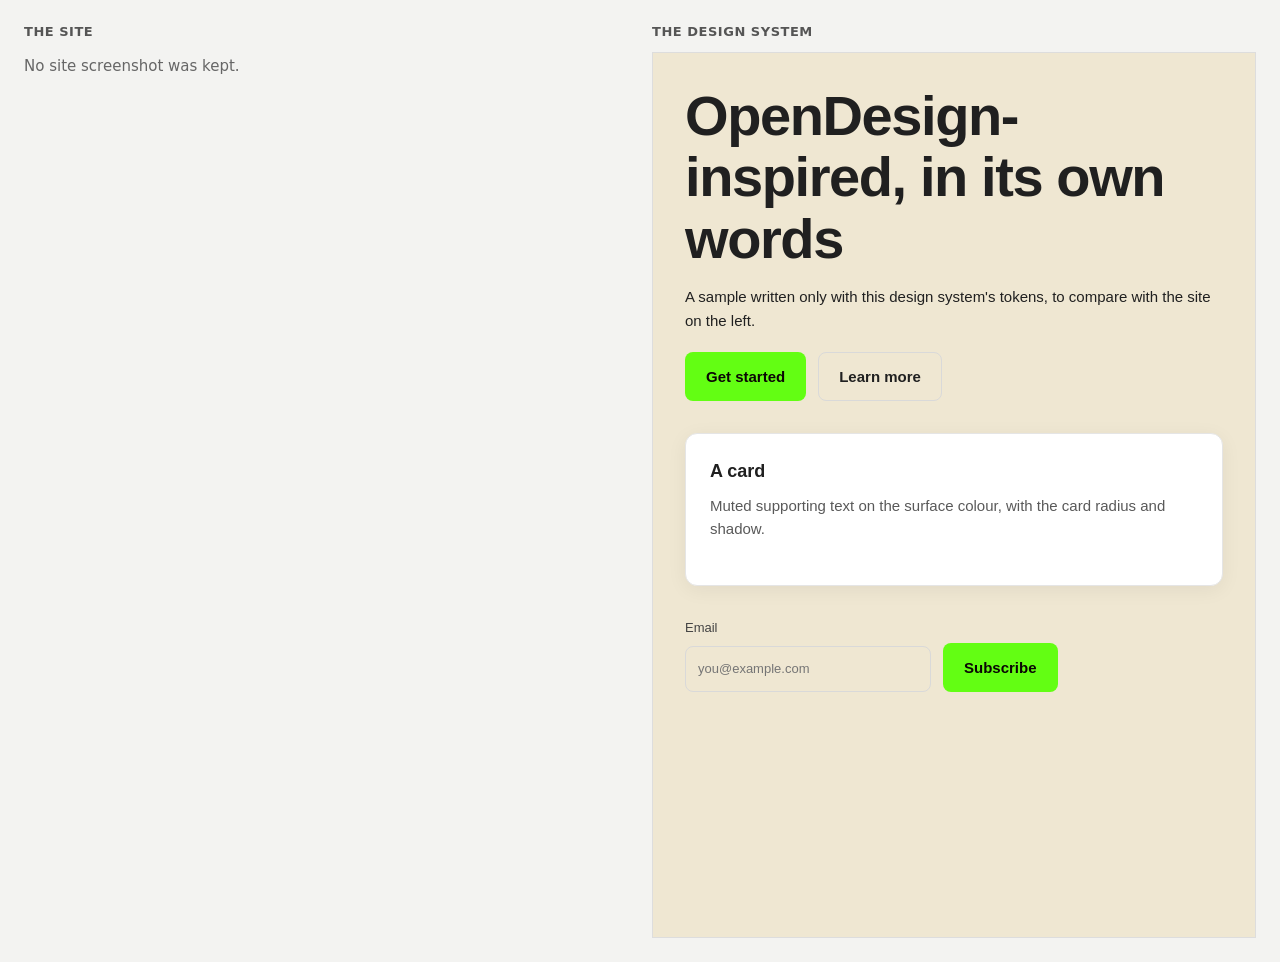
<file: Open Design/design-systems/opendesign-inspired/review.html>
<!doctype html>
<html lang="en" data-od-brand-review="../../.extract/open-design-ai/evidence.json">
<head>
<meta charset="utf-8">
<meta name="viewport" content="width=device-width, initial-scale=1">
<title>OpenDesign-inspired: review</title>
<link rel="stylesheet" href="tokens.css">
<style>
  body { margin: 0; background: #f3f3f1; color: #1a1a1a; font: 15px/1.5 system-ui, sans-serif; }
  .review { display: grid; grid-template-columns: 1fr 1fr; gap: 24px; padding: 24px; }
  .review > section { min-width: 0; }
  .review h2.label { font: 600 13px/1.2 system-ui, sans-serif; letter-spacing: 0.04em; text-transform: uppercase; color: #555; margin: 0 0 12px; }
  .site img { display: block; width: 100%; height: 900px; object-fit: cover; object-position: top; border: 1px solid #ddd; }
  .none { color: #666; }
  .ds { background: var(--bg, #fff); color: var(--fg, #111); font-family: var(--font-body, system-ui, sans-serif); font-size: var(--text-base, 16px); line-height: var(--leading-body, 1.5); padding: var(--space-8, 40px) var(--container-gutter-desktop, 32px); border: 1px solid #ddd; min-height: 820px; }
  .ds h1 { font-family: var(--font-display, var(--font-body, inherit)); font-size: var(--text-4xl, 44px); line-height: var(--leading-display, 1.1); letter-spacing: var(--tracking-display, normal); margin: 0 0 var(--space-4, 16px); }
  .ds h3 { font-family: var(--font-display, inherit); font-size: var(--text-lg, 20px); margin: 0 0 var(--space-2, 8px); }
  .ds p { margin: 0 0 var(--space-5, 24px); }
  .ds .muted { color: var(--muted, #666); }
  .ds .actions { display: flex; gap: var(--space-3, 12px); flex-wrap: wrap; margin-bottom: var(--space-8, 40px); }
  .ds .btn { display: inline-flex; align-items: center; font: inherit; font-weight: 600; text-decoration: none; padding: var(--space-3, 12px) var(--space-5, 24px); border-radius: var(--radius-sm, 6px); border: 1px solid transparent; cursor: pointer; }
  .ds .primary { background: var(--accent, #222); color: var(--accent-on, #fff); }
  .ds .primary:hover { background: var(--accent-hover, var(--accent, #222)); }
  .ds .secondary { background: transparent; color: var(--fg, #111); border-color: var(--border, #ccc); }
  .ds .card { background: var(--surface, #fafafa); border: 1px solid var(--border-soft, var(--border, #e5e5e5)); border-radius: var(--radius-md, 10px); box-shadow: var(--elev-raised, none); padding: var(--space-6, 28px); margin-bottom: var(--space-8, 40px); }
  .ds form { display: flex; gap: var(--space-3, 12px); align-items: end; flex-wrap: wrap; }
  .ds label { display: grid; gap: var(--space-2, 8px); font-size: var(--text-sm, 14px); color: var(--fg-2, var(--fg, #111)); }
  .ds input { font: inherit; padding: var(--space-3, 12px); border: 1px solid var(--border, #ccc); border-radius: var(--radius-sm, 6px); background: var(--bg, #fff); color: var(--fg, #111); min-width: 220px; }
  .ds input:focus-visible { outline: none; box-shadow: var(--focus-ring, 0 0 0 3px rgba(0,0,0,.2)); }
  @media (max-width: 900px) { .review { grid-template-columns: 1fr; } .site img { height: auto; } }
</style>
</head>
<body>
<main class="review">
  <section class="site">
    <h2 class="label">The site</h2>
    <p class="none">No site screenshot was kept.</p>
  </section>
  <section>
    <h2 class="label">The design system</h2>
    <div class="ds" data-od-sample="page">
      <h1 data-od-sample="heading">OpenDesign-inspired, in its own words</h1>
      <p data-od-sample="body">A sample written only with this design system's tokens, to compare with the site on the left.</p>
      <div class="actions">
        <a class="btn primary" href="#" data-od-sample="button">Get started</a>
        <a class="btn secondary" href="#">Learn more</a>
      </div>
      <div class="card" data-od-sample="card">
        <h3>A card</h3>
        <p class="muted">Muted supporting text on the surface colour, with the card radius and shadow.</p>
      </div>
      <form onsubmit="return false">
        <label>Email<input type="email" placeholder="you@example.com" data-od-sample="input"></label>
        <button class="btn primary" type="submit">Subscribe</button>
      </form>
    </div>
  </section>
  
</main>
</body>
</html>
</file>
<file: website/styles.css>
/* ==========================================================================
   MAVRICK — "Grown, not built." Single-Canvas WebGL Stylesheet
   Local display and UI faces with Antonio, Manrope and IBM Plex Mono fallbacks
   Monastic obsidian & warm cream palette · Zero neon glows
   ========================================================================== */

@font-face {
  font-family: "Migha";
  src: local("Migha Bold");
  font-weight: 700;
  font-display: block;
}

@font-face {
  font-family: "Heming";
  src: local("Heming Variable");
  font-weight: 400 700;
  font-display: block;
}

@font-face {
  font-family: "OTF Glusp";
  src: url("fonts/OTFGlusp-Bold.ttf") format("truetype");
  font-weight: 700;
  font-style: normal;
  font-display: block;
}

@font-face {
  font-family: "Antonio";
  src: url("fonts/Antonio-Variable.woff2") format("woff2");
  font-weight: 600 700;
  font-style: normal;
  font-display: swap;
}

@font-face {
  font-family: "IBM Plex Mono";
  src: url("fonts/IBMPlexMono-Regular.woff2") format("woff2");
  font-weight: 400;
  font-style: normal;
  font-display: swap;
}

@font-face {
  font-family: "IBM Plex Mono";
  src: url("fonts/IBMPlexMono-Medium.woff2") format("woff2");
  font-weight: 500;
  font-style: normal;
  font-display: swap;
}

@font-face {
  font-family: "IBM Plex Mono";
  src: url("fonts/IBMPlexMono-Semibold.woff2") format("woff2");
  font-weight: 600;
  font-style: normal;
  font-display: swap;
}

@font-face {
  font-family: "Manrope";
  src: url("fonts/Manrope-Variable.woff2") format("woff2");
  font-weight: 400 700;
  font-style: normal;
  font-display: swap;
}

:root {
  --void: #050507;
  --glass: #141418;
  --cream: #f5efe2;
  --bone-muted: rgba(245, 239, 226, 0.56);
  --bone-soft: rgba(245, 239, 226, 0.34);
  --hairline: rgba(245, 239, 226, 0.16);
  --hairline-strong: rgba(245, 239, 226, 0.36);

  --sage: #dcd9cf;
  --amber: #c7ac82;
  --crimson: #d15b53;

  --font-display: "Migha", "OTF Glusp", "Antonio", Georgia, serif;
  --font-ui: "Heming", "Manrope", -apple-system, BlinkMacSystemFont, "Segoe UI", sans-serif;
  --font-mono: "Heming", "IBM Plex Mono", ui-monospace, Menlo, Consolas, monospace;

  --u: min(calc(100vw / 1600), calc(100vh / 900));
  --ease-arch: cubic-bezier(0.16, 1, 0.3, 1);
  --page-gutter: clamp(20px, 3.3vw, 62px);
  --heading-leading: 0.90;
  --heading-tracking: -0.03em;
}

@media (max-width: 820px) {
  :root {
    --u: clamp(0.46px, calc(100vw / 780), 0.92px);
  }
}

*, *::before, *::after {
  box-sizing: border-box;
  margin: 0;
  padding: 0;
}

html, body {
  width: 100%;
  height: 100%;
  background-color: var(--void);
  color: var(--cream);
  font-family: var(--font-ui);
  -webkit-font-smoothing: antialiased;
  -moz-osx-font-smoothing: grayscale;
  text-rendering: optimizeLegibility;
  font-variant-numeric: tabular-nums;
  overflow: hidden;
}

button, input, a {
  font: inherit;
  color: inherit;
}

a {
  text-decoration: none;
}

button {
  background: transparent;
  border: none;
  cursor: pointer;
  -webkit-tap-highlight-color: transparent;
}

:focus-visible {
  outline: 1px solid var(--cream);
  outline-offset: 2px;
}

.display-phrase {
  font-style: normal;
  font-weight: inherit;
}

/* The extra block padding protects descenders at the line's clipping edge. */
.type-mask {
  display: block;
  overflow: hidden;
  padding-block: 0.1em 0.18em;
  margin-block: -0.1em -0.18em;
}

.type-rise {
  display: block;
  transform-origin: 0 100%;
}

@media (prefers-reduced-motion: no-preference) {
  #loader:not(.is-ready) ~ .act1-overlay .type-rise,
  .act3-overlay:not(.is-active) .type-rise {
    transform: translateY(105%) skewY(1.5deg);
  }

  #loader.is-ready ~ .act1-overlay .type-rise,
  .act3-overlay.is-active .type-rise {
    transition: transform 780ms var(--ease-arch);
  }

  #loader.is-ready ~ .act1-overlay .type-mask + .type-mask .type-rise,
  .act3-overlay.is-active .type-mask + .type-mask .type-rise {
    transition-delay: 80ms;
  }
}

#precision-cursor {
  display: none;
}

@media (hover: hover) and (pointer: fine) and (prefers-reduced-motion: no-preference) {
  #precision-cursor {
    position: fixed;
    z-index: 110;
    top: 0;
    left: 0;
    display: block;
    width: 0;
    height: 0;
    pointer-events: none;
    opacity: 0;
    color: var(--cream);
    mix-blend-mode: difference;
    transition: opacity 120ms var(--ease-arch);
  }

  #precision-cursor.is-visible {
    opacity: 1;
  }

  #precision-cursor::before,
  #precision-cursor::after {
    position: absolute;
    inset: 0 auto auto 0;
    content: "";
    border-radius: 50%;
    transform: translate(-50%, -50%);
  }

  #precision-cursor::before {
    width: 23px;
    height: 23px;
    border: 1px solid currentColor;
    opacity: 0.66;
    transition: transform 170ms var(--ease-arch), opacity 170ms var(--ease-arch);
  }

  #precision-cursor::after {
    width: 3px;
    height: 3px;
    background: currentColor;
  }

  #precision-cursor.is-interactive::before {
    opacity: 1;
    transform: translate(-50%, -50%) scale(1.48);
  }

  #precision-cursor.is-pressed::before {
    transform: translate(-50%, -50%) scale(0.82);
  }

  .has-precision-cursor,
  .has-precision-cursor :is(button, a, #stage-canvas) {
    cursor: none;
  }
}

/* ==========================================================================
   Loader & Persistent WebGL Stage
   ========================================================================== */

.loader {
  position: fixed;
  inset: 0;
  z-index: 100;
  background-color: var(--void);
  display: flex;
  align-items: center;
  justify-content: center;
  opacity: 1;
  transition: opacity 520ms var(--ease-arch), visibility 520ms var(--ease-arch);
}

.loader.is-ready {
  opacity: 0;
  visibility: hidden;
  pointer-events: none;
}

.loader.is-ready .loader-dot {
  animation: none;
}

.loader-dot {
  width: max(6px, calc(9 * var(--u)));
  height: max(6px, calc(9 * var(--u)));
  border-radius: 50%;
  background-color: var(--cream);
  animation: dotPulse 1.5s var(--ease-arch) infinite;
}

@keyframes dotPulse {
  0%, 100% {
    opacity: 0.28;
    transform: scale(0.84);
  }
  50% {
    opacity: 1;
    transform: scale(1);
  }
}

#stage-canvas {
  position: fixed;
  inset: 0;
  width: 100%;
  height: 100%;
  display: block;
  z-index: 1;
  touch-action: none;
}

/* ==========================================================================
   Act Overlays (Fixed, pointer-events: none except controls)
   ========================================================================== */

.act-overlay {
  position: fixed;
  inset: 0;
  z-index: 10;
  pointer-events: none;
  opacity: 0;
  visibility: hidden;
  transition: opacity 360ms var(--ease-arch), visibility 360ms var(--ease-arch);
}

.act-overlay.is-active {
  opacity: 1;
  visibility: visible;
}

/* ==========================================================================
   Act I — Night Botanical Valley UI
   ========================================================================== */

.act1-header {
  position: fixed;
  top: clamp(18px, calc(32 * var(--u)), 36px);
  left: var(--page-gutter);
  right: var(--page-gutter);
  display: flex;
  align-items: center;
  justify-content: space-between;
  gap: 16px;
}

.brand-wordmark {
  pointer-events: auto;
  display: inline-flex;
  align-items: center;
  gap: 9px;
  font-family: var(--font-ui);
  font-size: clamp(13px, calc(15.5 * var(--u)), 17px);
  font-weight: 600;
  letter-spacing: 0.08em;
  text-transform: uppercase;
  color: var(--cream);
  line-height: 1;
}

.brand-ver {
  font-family: var(--font-mono);
  font-size: 10.5px;
  font-weight: 500;
  letter-spacing: 0.04em;
  color: var(--bone-muted);
  padding: 3px 6px;
  border: 1px solid var(--hairline);
  border-radius: 3px;
}

.act1-overlay:not(.is-active) .brand-wordmark,
.act1-overlay:not(.is-active) button,
.act1-overlay:not(.is-active) a {
  pointer-events: none;
}

.brand-diamond {
  font-size: 0.92em;
  color: var(--sage);
}

.act1-nav {
  display: flex;
  align-items: center;
  gap: clamp(12px, calc(26 * var(--u)), 30px);
}

.nav-text-btn,
.nav-text-link {
  pointer-events: auto;
  display: inline-flex;
  align-items: center;
  height: 36px;
  font-family: var(--font-ui);
  font-size: clamp(12px, calc(14 * var(--u)), 15px);
  font-weight: 500;
  letter-spacing: 0.015em;
  color: var(--bone-muted);
  transition: color 200ms var(--ease-arch), transform 140ms var(--ease-arch);
}

.nav-text-btn:active,
.nav-text-link:active {
  transform: scale(0.97);
}

@media (hover: hover) and (pointer: fine) {
  .nav-text-btn:hover,
  .nav-text-link:hover {
    color: var(--cream);
  }
}

.cream-pill-btn {
  pointer-events: auto;
  display: inline-flex;
  align-items: center;
  justify-content: center;
  height: 36px;
  padding: 0 20px;
  border-radius: 999px;
  background-color: var(--cream);
  color: var(--void);
  font-family: var(--font-ui);
  font-size: clamp(12px, calc(13.5 * var(--u)), 14.5px);
  font-weight: 600;
  letter-spacing: 0.01em;
  white-space: nowrap;
  transition: opacity 180ms var(--ease-arch), transform 140ms var(--ease-arch);
}

.cream-pill-btn:active {
  transform: scale(0.97);
}

@media (hover: hover) and (pointer: fine) {
  .cream-pill-btn:hover {
    opacity: 0.88;
  }
}

.act1-hero {
  position: fixed;
  inset: 0;
  display: flex;
  flex-direction: column;
  align-items: center;
  justify-content: center;
  text-align: center;
  padding: 0 24px;
}

.act1-title {
  font-family: var(--font-display);
  line-height: var(--heading-leading);
  letter-spacing: var(--heading-tracking);
  font-size: clamp(28px, min(8.6vw, 12.5dvh), 149px);
  font-weight: 700;
  font-synthesis: none;
  max-width: 100%;
  color: var(--cream);
  margin-bottom: clamp(22px, calc(28 * var(--u)), 36px);
  user-select: none;
}

.act1-caption {
  font-family: var(--font-ui);
  font-size: clamp(13px, calc(17.5 * var(--u)), 19px);
  font-weight: 400;
  line-height: 1.58;
  letter-spacing: 0.01em;
  color: var(--bone-muted);
  margin-bottom: clamp(21px, calc(34 * var(--u)), 42px);
  user-select: none;
}

.enter-circle-btn {
  pointer-events: auto;
  width: max(50px, calc(58 * var(--u)));
  height: max(50px, calc(58 * var(--u)));
  border-radius: 50%;
  border: 1px solid var(--cream);
  background-color: rgba(5, 5, 7, 0.35);
  color: var(--cream);
  display: flex;
  align-items: center;
  justify-content: center;
  transition: background-color 240ms var(--ease-arch), color 240ms var(--ease-arch), transform 160ms var(--ease-arch);
}

.enter-circle-btn:active {
  transform: scale(0.95);
}

@media (hover: hover) and (pointer: fine) {
  .enter-circle-btn:hover {
    background-color: var(--cream);
    color: var(--void);
  }

  .enter-arrow-svg {
    transition: transform 240ms var(--ease-arch);
  }

  .enter-circle-btn:hover .enter-arrow-svg {
    transform: translateX(3px);
  }
}

.act1-corner-controls {
  position: fixed;
  right: clamp(20px, calc(44 * var(--u)), 52px);
  bottom: clamp(20px, calc(32 * var(--u)), 40px);
  display: flex;
  align-items: center;
  gap: 14px;
}

.scroll-hint {
  font-family: var(--font-mono);
  font-size: clamp(10px, calc(11.5 * var(--u)), 12.5px);
  letter-spacing: 0.08em;
  text-transform: uppercase;
  color: var(--bone-muted);
  user-select: none;
}

.corner-divider {
  width: 1px;
  height: 16px;
  background-color: var(--hairline-strong);
}

.audio-btn {
  pointer-events: auto;
  width: 36px;
  height: 36px;
  border-radius: 50%;
  border: 1px solid var(--hairline);
  color: var(--cream);
  display: inline-flex;
  align-items: center;
  justify-content: center;
  transition: border-color 200ms var(--ease-arch), background-color 200ms var(--ease-arch), transform 140ms var(--ease-arch);
}

.audio-btn[aria-pressed="true"] {
  border-color: var(--cream);
  background-color: rgba(245, 239, 226, 0.12);
}

.audio-btn:active {
  transform: scale(0.95);
}

@media (hover: hover) and (pointer: fine) {
  .audio-btn:hover {
    border-color: var(--cream);
  }
}

/* ==========================================================================
   Act II — Per-Shard matrix3d Homography Planes
   ========================================================================== */

.homography-plane {
  position: fixed;
  top: 0;
  left: 0;
  transform-origin: 0 0;
  pointer-events: none;
  will-change: transform;
  visibility: hidden;
}

.shard-abs-stage {
  position: relative;
  width: 100%;
  height: 100%;
}

.act2-overlay:not(.is-active) .glass-hit-btn,
.act2-overlay:not(.is-active) .glass-cmd-input {
  pointer-events: none !important;
}

/* Absolute pixel-pinned interactive hit elements synchronized with glass.js */
.glass-hit-btn,
.glass-hit-label,
.glass-selectable-copy {
  position: absolute;
  color: transparent;
}

.glass-hit-btn {
  pointer-events: auto;
  display: inline-flex;
  align-items: center;
  justify-content: center;
  border-radius: 4px;
  transition: background-color 140ms var(--ease-arch), box-shadow 140ms var(--ease-arch);
}

.glass-hit-btn.glass-pill-hit {
  border-radius: 999px;
}

.glass-hit-btn:focus-visible {
  outline: 1.5px solid var(--cream);
  outline-offset: 2px;
}

@media (hover: hover) and (pointer: fine) {
  .glass-hit-btn:hover {
    background-color: rgba(245, 239, 226, 0.08);
    box-shadow: inset 0 0 0 1px rgba(245, 239, 226, 0.32);
  }
}

.glass-selectable-copy {
  pointer-events: auto;
  user-select: text;
}

.glass-selectable-copy::selection,
.glass-selectable-copy *::selection {
  background: rgba(245, 239, 226, 0.24);
  color: transparent;
}

.glass-cmd-input {
  position: absolute;
  pointer-events: auto;
  background: transparent;
  border: none;
  outline: none;
  color: transparent;
  caret-color: var(--cream);
  font-family: var(--font-mono);
  font-size: 16px;
  padding: 0 8px 0 36px;
  border-radius: 6px;
}

.glass-cmd-input:focus {
  color: var(--cream);
  outline: none;
  box-shadow: inset 0 0 0 1px rgba(245, 239, 226, 0.55);
}

/* ==========================================================================
   Act III — The Shatter Reveal & Deep Engineering View
   ========================================================================== */

.act3-overlay {
  display: flex;
  align-items: flex-start;
  justify-content: center;
  padding: max(86px, calc(env(safe-area-inset-top) + 75px)) clamp(12px, 4vw, 58px) 0;
  overscroll-behavior: contain;
  scroll-padding-top: max(88px, calc(env(safe-area-inset-top) + 76px));
  background: radial-gradient(circle at 50% 24%, rgba(5, 5, 7, 0.84) 0%, rgba(5, 5, 7, 0.95) 100%);
  overflow-x: hidden;
  overflow-y: auto;
}

.act3-overlay::before {
  content: "";
  position: fixed;
  top: 0;
  left: 0;
  right: 0;
  height: 84px;
  background: linear-gradient(to bottom, rgba(5, 5, 7, 0.98) 48%, rgba(5, 5, 7, 0));
  pointer-events: none;
  z-index: 20;
  opacity: 0;
  transition: opacity 320ms var(--ease-arch);
}

.act3-overlay.is-active {
  pointer-events: auto;
}

.act3-overlay.is-active::before {
  opacity: 1;
}

.back-sliver-btn {
  position: fixed;
  top: 0;
  left: 0;
  width: 132px;
  height: 46px;
  border-radius: 6px;
  background-color: rgba(20, 20, 24, 0.25);
  border: 1px solid rgba(245, 239, 226, 0.34);
  color: var(--cream);
  font-family: var(--font-mono);
  font-size: 13px;
  font-weight: 500;
  letter-spacing: 0.04em;
  display: inline-flex;
  align-items: center;
  justify-content: center;
  box-shadow: 0 8px 24px rgba(0, 0, 0, 0.32);
  pointer-events: auto;
  z-index: 25;
  transform-origin: 0 0;
  will-change: transform;
  transition: border-color 180ms var(--ease-arch), background-color 180ms var(--ease-arch);
}

@media (hover: hover) and (pointer: fine) {
  .back-sliver-btn:hover {
    background-color: rgba(245, 239, 226, 0.06);
    border-color: var(--cream);
  }
}

.act3-overlay:not(.is-active) .back-sliver-btn {
  pointer-events: none;
}

@font-face {
  font-family: "Instrument Serif";
  src: url("fonts/InstrumentSerif-Regular.woff2") format("woff2");
  font-weight: 400;
  font-style: normal;
  font-display: swap;
}

@font-face {
  font-family: "Instrument Serif";
  src: url("fonts/InstrumentSerif-Italic.woff2") format("woff2");
  font-weight: 400;
  font-style: italic;
  font-display: swap;
}

.architecture-folio,
.modal-panel {
  --folio-paper: #f2eadc;
  --folio-ink: #211b17;
  --folio-muted: #594e42;
  --folio-rule: #baa99a;
  --folio-accent: #86492f;
  --folio-serif: "Instrument Serif", Georgia, serif;
  background-color: var(--folio-paper);
  color: var(--folio-ink);
}

.architecture-folio {
  padding: clamp(22px, 4vw, 58px) clamp(20px, 5.3vw, 78px) clamp(30px, 5vw, 64px);
  border: 1px solid var(--folio-rule);
}

.act3-content {
  position: relative;
  z-index: 12;
  width: 100%;
  max-width: 1120px;
  margin: 0 auto clamp(36px, 8vh, 84px);
}

.architecture-header {
  margin-bottom: clamp(33px, 6vw, 86px);
}

.folio-masthead {
  display: flex;
  align-items: center;
  justify-content: space-between;
  flex-wrap: wrap;
  gap: 10px 20px;
  border-block: 1px solid var(--folio-rule);
  padding-block: 12px;
  margin-bottom: clamp(28px, 5vw, 70px);
}

.folio-masthead .act3-eyebrow {
  display: flex;
  align-items: center;
  gap: 0.9em;
  margin: 0;
  color: var(--folio-ink);
}

.folio-masthead .act3-eyebrow span {
  color: var(--folio-accent);
}

.folio-index {
  display: flex;
  align-items: center;
  gap: clamp(12px, 2.4vw, 32px);
  font-size: 12px;
  font-weight: 600;
  color: var(--folio-muted);
}

.folio-index a {
  padding-block: 4px;
}

.act3-eyebrow {
  font-family: var(--font-mono);
  font-size: 11px;
  font-weight: 500;
  letter-spacing: 0.16em;
  text-transform: uppercase;
  color: var(--bone-muted);
  margin-bottom: 12px;
}

.act3-title {
  font: 400 clamp(47px, 9.25vw, 132px)/0.79 var(--folio-serif);
  letter-spacing: -0.047em;
  text-wrap: balance;
  color: var(--folio-ink);
}

.act3-title .type-mask {
  padding-block: 0.18em 0.24em;
  margin-block: -0.18em -0.24em;
}

.act3-title em {
  font-weight: 400;
  color: var(--folio-accent);
}

.pillars-list {
  list-style: none;
  border-top: 1px solid var(--folio-rule);
  margin-bottom: clamp(38px, 8vw, 85px);
}

.static-pillars .pillars-list {
  margin-bottom: 0;
}

.pillar-item {
  display: grid;
  grid-template-columns: minmax(24px, 0.095fr) minmax(0, 1fr);
  gap: clamp(10px, 2.3vw, 28px);
  padding-block: clamp(20px, 3.2vh, 34px);
  border-bottom: 1px solid var(--folio-rule);
}

.pillar-num {
  font-family: var(--font-mono);
  font-size: 11px;
  font-weight: 500;
  color: var(--folio-accent);
  padding-top: 0.5em;
}

.pillar-body h3 {
  font-family: var(--font-ui);
  font-size: clamp(16px, 1.8vw, 23px);
  font-weight: 650;
  line-height: 1.18;
  letter-spacing: -0.035em;
  color: var(--folio-ink);
  margin-bottom: 8px;
}

.pillar-body p {
  max-width: 53ch;
  font-size: clamp(13px, 1.5vw, 15px);
  line-height: 1.65;
  color: var(--folio-muted);
}

@media (min-width: 680px) {
  .pillar-body {
    display: grid;
    grid-template-columns: minmax(135px, 0.72fr) minmax(0, 1fr);
    align-items: baseline;
    gap: clamp(20px, 5vw, 76px);
  }

  .pillar-body h3 {
    margin: 0;
  }
}

code.inline-code {
  font-family: var(--font-mono);
  font-size: 0.87em;
  padding: 1px 5px;
  border-radius: 3px;
  border: 1px solid var(--hairline);
  background-color: rgba(245, 239, 226, 0.05);
  color: var(--cream);
}

.architecture-folio code.inline-code {
  padding: 0;
  border-width: 0 0 1px;
  border-color: var(--folio-rule);
  border-radius: 0;
  background: transparent;
  color: var(--folio-ink);
  overflow-wrap: anywhere;
}

.act3-subblock {
  margin-bottom: clamp(36px, 7vw, 74px);
}

.act3-subhead {
  display: flex;
  align-items: baseline;
  justify-content: space-between;
  gap: 8px 20px;
  flex-wrap: wrap;
  margin-bottom: 16px;
}

.act3-subhead h3 {
  font: 400 clamp(30px, 4.45vw, 54px)/0.98 var(--folio-serif);
  letter-spacing: -0.025em;
}

.act3-submeta,
.modal-card-tag {
  font-family: var(--font-mono);
  font-size: 10px;
  letter-spacing: 0.1em;
  text-transform: uppercase;
  color: var(--folio-accent);
}

.pipeline-tabs {
  display: grid;
  grid-template-columns: repeat(5, minmax(0, 1fr));
  gap: 6px;
  margin-bottom: 12px;
}

.pipe-tab {
  display: inline-flex;
  align-items: center;
  justify-content: center;
  min-height: 34px;
  padding: 6px 10px;
  border-radius: 4px;
  border: 1px solid var(--hairline);
  background-color: rgba(5, 5, 7, 0.65);
  font-family: var(--font-mono);
  font-size: 11px;
  color: var(--bone-muted);
  text-align: center;
  transition: border-color 180ms var(--ease-arch), color 180ms var(--ease-arch), background-color 180ms var(--ease-arch);
}

.pipe-tab.is-active {
  border-color: var(--cream);
  background-color: rgba(245, 239, 226, 0.12);
  color: var(--cream);
}

.architecture-folio .pipe-tab {
  min-height: 42px;
  border-color: var(--folio-rule);
  border-radius: 0;
  background-color: transparent;
  color: var(--folio-muted);
}

.architecture-folio .pipe-tab.is-active {
  border-color: var(--folio-ink);
  background-color: var(--folio-ink);
  color: var(--folio-paper);
}

.pipeline-spec-card {
  background-color: #e8decd;
  border-left: 2px solid var(--folio-accent);
  padding: clamp(16px, 3vw, 30px);
}

.pipe-spec-top {
  display: flex;
  align-items: baseline;
  justify-content: space-between;
  gap: 8px 12px;
  flex-wrap: wrap;
  margin-bottom: 8px;
}

.pipe-spec-title {
  font-size: 16px;
  font-weight: 650;
}

.pipe-spec-desc {
  font-size: 14px;
  line-height: 1.6;
  color: var(--folio-muted);
  margin-bottom: 12px;
}

.pipe-spec-list {
  list-style: none;
  display: flex;
  flex-direction: column;
  gap: 6px;
  font-family: var(--font-mono);
  font-size: 11px;
  line-height: 1.52;
  color: var(--folio-ink);
  overflow-wrap: anywhere;
}

.latency-bars {
  display: flex;
  flex-direction: column;
  gap: 14px;
  border-block: 1px solid var(--folio-rule);
  padding-block: 14px 18px;
  margin-bottom: 18px;
}

.lat-head {
  display: flex;
  align-items: baseline;
  justify-content: space-between;
  gap: 4px 10px;
  font-size: 13px;
  margin-bottom: 8px;
  flex-wrap: wrap;
}

.lat-val {
  font-family: var(--font-mono);
  font-size: 11px;
  color: var(--folio-muted);
}

.lat-val.tone-amber { color: var(--folio-accent); }

.lat-track {
  height: 2px;
  background-color: var(--folio-rule);
}

.lat-fill {
  height: 100%;
  background-color: var(--folio-ink);
}

.lat-fill.tone-amber { background-color: var(--folio-accent); }

.act3-platforms-grid {
  display: grid;
  grid-template-columns: repeat(3, minmax(0, 1fr));
  gap: 14px 22px;
}

.act3-plat-card {
  border-bottom: 1px solid var(--folio-rule);
  padding-bottom: 12px;
}

.plat-head {
  display: flex;
  align-items: baseline;
  justify-content: space-between;
  flex-wrap: wrap;
  gap: 4px 8px;
  margin-bottom: 6px;
}

.plat-name {
  font-weight: 650;
  font-size: 14px;
}

.plat-badge {
  font-family: var(--font-mono);
  font-size: 10px;
  text-transform: uppercase;
  color: var(--folio-muted);
}

.plat-badge.tone-amber {
  color: var(--folio-accent);
}

.act3-plat-card p {
  font-size: 13px;
  line-height: 1.6;
  color: var(--folio-muted);
}

.act3-footer-actions {
  display: flex;
  align-items: center;
  gap: 8px 24px;
  flex-wrap: wrap;
  border-top: 1px solid var(--folio-rule);
  padding-top: 22px;
}

.architecture-folio :focus-visible,
.modal-panel :focus-visible {
  outline-color: var(--folio-accent);
  outline-width: 2px;
}

.architecture-folio .cream-pill-btn,
.modal-panel .cream-pill-btn {
  min-height: 40px;
  background-color: var(--folio-ink);
  color: var(--folio-paper);
}

.architecture-folio .nav-text-link,
.modal-panel .nav-text-link {
  color: var(--folio-muted);
}

@media (hover: hover) and (pointer: fine) {
  .folio-index a:hover,
  .architecture-folio .nav-text-link:hover,
  .modal-panel .nav-text-link:hover {
    color: var(--folio-ink);
    text-decoration: underline;
    text-underline-offset: 0.24em;
  }

  .architecture-folio .pipe-tab:not(.is-active):hover {
    border-color: var(--folio-accent);
    color: var(--folio-accent);
  }
}

/* ==========================================================================
   Download Modal
   ========================================================================== */

.modal-backdrop {
  position: fixed;
  inset: 0;
  z-index: 60;
  background-color: rgba(5, 5, 7, 0.82);
  display: flex;
  align-items: center;
  justify-content: center;
  padding: max(14px, env(safe-area-inset-top)) 14px max(14px, env(safe-area-inset-bottom));
}

.modal-panel {
  --modal-gutter: clamp(18px, 4.2vw, 52px);
  width: min(100%, 880px);
  max-height: calc(100dvh - max(14px, env(safe-area-inset-top)) - max(14px, env(safe-area-inset-bottom)));
  display: grid;
  grid-template-rows: auto minmax(0, 1fr);
  border: 1px solid var(--folio-rule);
}

.modal-head {
  display: flex;
  align-items: flex-start;
  justify-content: space-between;
  gap: 12px;
  padding: clamp(15px, 3vw, 32px) var(--modal-gutter) clamp(13px, 2.4vw, 25px);
  border-bottom: 1px solid var(--folio-rule);
}

.modal-head .act3-eyebrow {
  display: block;
  margin-bottom: 10px;
  line-height: 1.5;
  color: var(--folio-accent);
}

.modal-title {
  font: 400 clamp(39px, 6.2vw, 79px)/0.9 var(--folio-serif);
  letter-spacing: -0.04em;
  color: var(--folio-ink);
}

.modal-close-btn {
  flex: 0 0 42px;
  height: 42px;
  border: 1px solid var(--folio-rule);
  color: var(--folio-ink);
  font-size: 25px;
  line-height: 1;
  display: inline-grid;
  place-items: center;
}

.modal-body {
  min-height: 0;
  overflow-y: auto;
  overscroll-behavior: contain;
  padding: 0 var(--modal-gutter) clamp(18px, 3vw, 32px);
}

.modal-card {
  display: grid;
  grid-template-columns: minmax(175px, 0.74fr) minmax(0, 1.26fr);
  gap: clamp(12px, 3vw, 34px);
  align-items: center;
  border-bottom: 1px solid var(--folio-rule);
  padding: clamp(14px, 2.3vw, 23px) 0;
}

.modal-card-tag {
  margin-bottom: 5px;
}

.modal-card h3 {
  font-size: 16px;
  font-weight: 650;
  margin-bottom: 4px;
}

.modal-card p:not(.modal-card-tag) {
  font-size: 13px;
  line-height: 1.52;
  color: var(--folio-muted);
}

.modal-cmd-row {
  display: grid;
  grid-template-columns: minmax(0, 1fr) auto;
  align-items: center;
  gap: 8px;
  padding: 7px 7px 7px 12px;
  border: 1px solid #b7a691;
  background-color: #e5d9c6;
}

.modal-cmd-row code {
  font-family: var(--font-mono);
  font-size: clamp(11px, 1.32vw, 12.5px);
  line-height: 1.45;
  overflow-wrap: anywhere;
  color: var(--folio-ink);
}

.modal-copy-btn {
  flex-shrink: 0;
  min-width: 66px;
  min-height: 40px;
  padding-inline: 9px;
  border: 1px solid var(--folio-rule);
  background-color: var(--folio-paper);
  font-family: var(--font-mono);
  font-size: 11px;
  color: var(--folio-ink);
  display: inline-grid;
  place-items: center;
}

.modal-footer {
  display: flex;
  align-items: center;
  gap: 8px 12px;
  flex-wrap: wrap;
  padding-top: 20px;
}

.modal-footer .nav-text-link {
  margin-inline: 4px;
}

@media (max-width: 560px) {
  .modal-card {
    grid-template-columns: minmax(0, 1fr);
    gap: 10px;
  }

  .modal-head .act3-eyebrow {
    letter-spacing: 0.09em;
  }
}

@media (hover: hover) and (pointer: fine) {
  .modal-copy-btn:hover,
  .modal-close-btn:hover {
    border-color: var(--folio-accent);
    color: var(--folio-accent);
  }
}

@media (prefers-reduced-motion: no-preference) {
  .modal-panel {
    transition: opacity 240ms var(--ease-arch), transform 240ms var(--ease-arch);
  }

  @starting-style {
    .modal-panel {
      opacity: 0;
      transform: translateY(10px);
    }
  }
}

/* ==========================================================================
   No-WebGL / Reduced Motion Static Fallback
   ========================================================================== */

body.is-fallback {
  overflow-y: auto;
  overflow-x: hidden;
}

body.is-fallback #stage-canvas,
body.is-fallback .act-overlay,
body.is-fallback #loader {
  display: none !important;
}

.static-fallback {
  min-height: 100vh;
  background-color: var(--void);
  color: var(--cream);
  padding: 36px 20px 64px;
}

.static-fallback[hidden] {
  display: none;
}

.static-shell {
  max-width: 1000px;
  margin: 0 auto;
}

.static-header {
  display: flex;
  align-items: center;
  justify-content: space-between;
  padding-bottom: 24px;
  border-bottom: 1px solid var(--hairline);
  margin-bottom: 48px;
}

.static-links {
  display: flex;
  align-items: center;
  gap: 18px;
}

.static-hero {
  padding-block: clamp(26px, 6vw, 75px);
}

.static-hud-card {
  border: 1px solid var(--hairline-strong);
  background-color: var(--glass);
  border-radius: 8px;
  padding: 22px;
  margin-bottom: 52px;
}

.static-presets {
  display: flex;
  flex-wrap: wrap;
  gap: 8px;
  margin-bottom: 14px;
}

.static-hud-result {
  font-family: var(--font-mono);
  font-size: 13px;
  padding: 14px;
  border-radius: 4px;
  background-color: var(--void);
  border: 1px solid var(--hairline);
  color: var(--cream);
}

/* ==========================================================================
   Mobile Adjustments (<= 820px)
   ========================================================================== */

@media (max-width: 820px) {
  .act1-title {
    font-size: clamp(26px, min(9.2vw, 12.5dvh), 73px);
  }

  .act1-nav {
    gap: 10px;
  }

  .brand-ver {
    display: none;
  }

  .pipeline-tabs {
    grid-template-columns: repeat(2, minmax(0, 1fr));
  }

  .act3-platforms-grid {
    grid-template-columns: 1fr;
  }
}

@media (prefers-reduced-motion: reduce) {
  .loader-dot {
    animation: none;
  }
  .act-overlay,
  .enter-circle-btn {
    transition-duration: 0.01ms !important;
  }
}


[hidden] {
  display: none !important;
}

.visually-hidden {
  position: absolute;
  width: 1px;
  height: 1px;
  overflow: hidden;
  clip-path: inset(50%);
}

.act1-header {
  margin-top: env(safe-area-inset-top);
}

.act1-corner-controls {
  margin-bottom: env(safe-area-inset-bottom);
}

.static-hero .act1-title {
  font-size: clamp(28px, 9vw, 105px);
}

.static-command, .static-actions {
  display: flex;
  gap: 12px;
  align-items: center;
}

.static-command {
  margin: 12px 0;
}

.static-command input {
  min-width: 0;
  flex: 1;
  font: 500 16px var(--font-mono);
  border: 1px solid var(--hairline-strong);
  border-radius: 4px;
  background: var(--void);
  padding: 10px;
}

.static-actions {
  margin-top: 12px;
}

#static-out-title {
  margin-block: 8px;
}

#static-out-detail {
  color: var(--bone-muted);
  overflow-wrap: anywhere;
}

.static-hud-result[data-tone="crimson"] strong {
  color: #ee8b81;
}


@media (max-width: 500px) {
  .act3-title {
    font-size: clamp(41px, 12.1vw, 58px);
  }

  .act1-header {
    left: 18px;
    right: 18px;
    gap: 8px;
    flex-wrap: wrap;
  }

  .act1-nav {
    flex: 1 1 100%;
    gap: clamp(6px, 2vw, 10px);
    justify-content: space-between;
    border-bottom: 1px solid var(--hairline);
    padding-bottom: 10px;
  }

  .act1-nav .cream-pill-btn {
    padding-inline: clamp(14px, 4.2vw, 20px);
  }
}

.workflow-risk {
  display: inline-block;
  border: 1px solid var(--hairline-strong);
  border-radius: 3px;
  padding: 1px 4px;
  margin-block: 3px;
  color: var(--cream);
}

.workflow-risk[data-risk="MUTATING"] {
  color: var(--amber);
}
</file>
<file: Open Design/design-systems/opendesign-inspired/tokens.css>
:root {
  /* Brand Canvas & Surfaces */
  --bg: #efe7d2;
  --surface: #ffffff;
  --surface-warm: #f5f5f5;
  --border: #d9d9d9;
  --border-soft: #e5e5e5;

  /* Typography Colors */
  --fg: #202020;
  --fg-2: #434343;
  --muted: #595959;
  --meta: #8c8c8c;

  /* Accent & Interaction (OpenDesign Electric Lime) */
  --accent: #63fe13;
  --accent-on: #0b0605;
  --accent-hover: #7bff2b;
  --accent-active: #4edd04;

  /* Semantic Feedback */
  --success: #218c00;
  --warn: #ff8d00;
  --danger: #b42318;

  /* Font Families */
  --font-display: "Albert Sans", -apple-system, BlinkMacSystemFont, "Segoe UI", Roboto, sans-serif;
  --font-body: "Albert Sans", -apple-system, BlinkMacSystemFont, "Segoe UI", Roboto, sans-serif;
  --font-mono: ui-monospace, "SF Mono", "JetBrains Mono", Menlo, Consolas, monospace;

  /* Type Scale */
  --text-xs: 11px;
  --text-sm: 13px;
  --text-base: 15px;
  --text-lg: 18px;
  --text-xl: 22px;
  --text-2xl: 28px;
  --text-3xl: 38px;
  --text-4xl: 56px;

  /* Line Heights & Letter Spacing */
  --leading-body: 1.55;
  --leading-tight: 1.15;
  --tracking-display: -0.025em;

  /* Spacing Scale */
  --space-1: 4px;
  --space-2: 8px;
  --space-3: 12px;
  --space-4: 16px;
  --space-5: 20px;
  --space-6: 24px;
  --space-8: 32px;
  --space-12: 48px;

  /* Container & Section Padding */
  --container-max: 1200px;
  --container-gutter-desktop: 32px;
  --container-gutter-tablet: 24px;
  --container-gutter-phone: 16px;
  --section-y-desktop: 72px;
  --section-y-tablet: 48px;
  --section-y-phone: 36px;

  /* Radii & Elevation */
  --radius-sm: 8px;
  --radius-md: 12px;
  --radius-lg: 18px;
  --radius-pill: 9999px;
  --elev-flat: none;
  --elev-ring: 0 0 0 1px var(--border);
  --elev-raised: 0 4px 20px rgba(0, 0, 0, 0.06);
  --focus-ring: 0 0 0 3px rgba(99, 254, 19, 0.45);

  /* Transitions & Motion */
  --motion-fast: 150ms;
  --motion-base: 220ms;
  --ease-standard: cubic-bezier(0.2, 0, 0, 1);
}
</file>
